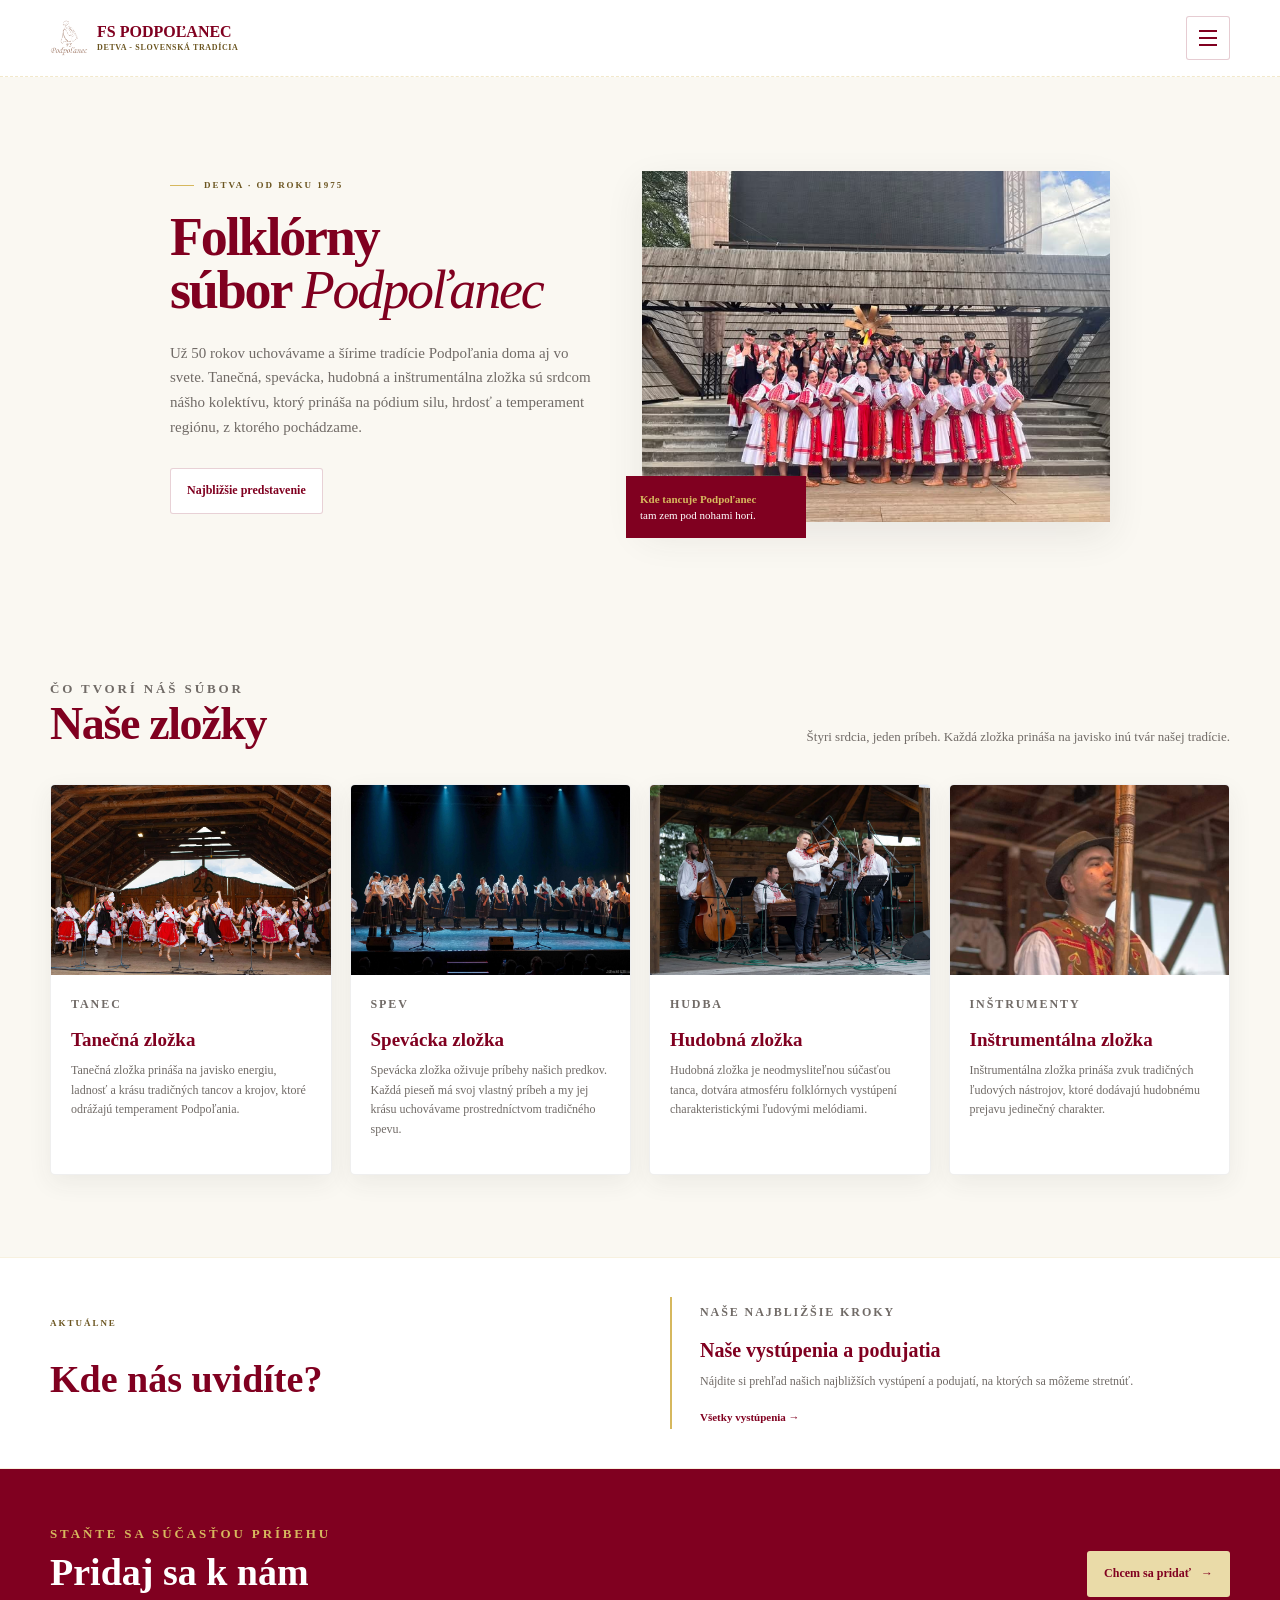
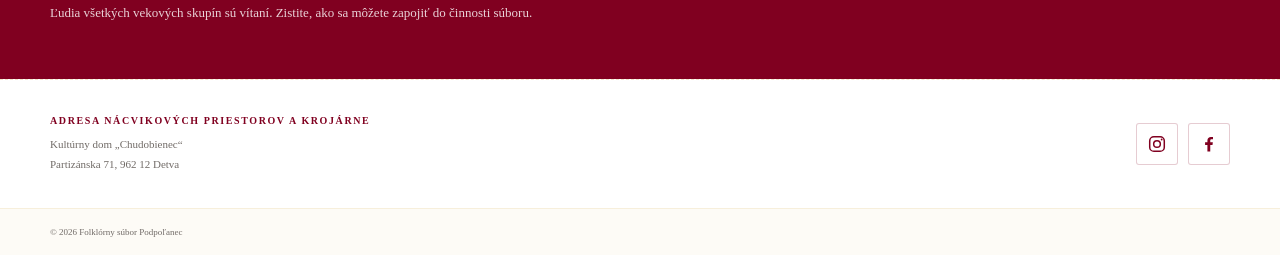
<file: index.html>
<!doctype html>
<html lang="sk">
  <head>
    <meta charset="utf-8">
    <meta name="viewport" content="width=device-width, initial-scale=1">
    <meta name="theme-color" content="#faf8f2">
    <title>Folklórny súbor Podpoľanec | Domov</title>
    <link rel="icon" type="image/png" href="assets/podpolanec_favicon_kruh.png">
    <link rel="stylesheet" href="styles.css">
    <script src="script.js" defer></script>
  </head>
  <body>
    <header class="site-header">
      <div class="header-inner">
        <a class="brand" href="index.html" aria-label="Folklórny súbor Podpoľanec, domov">
          <img class="brand-logo" src="assets/logo_podpolanec_nalepka.png" alt="" width="38" height="38">
          <span class="brand-copy"><span class="brand-name">FS PODPOĽANEC</span><span class="brand-tagline">DETVA - SLOVENSKÁ TRADÍCIA</span></span>
        </a>
        <button class="menu-toggle" type="button" aria-label="Otvoriť navigáciu" aria-expanded="false" aria-controls="primary-navigation"><span></span><span></span><span></span></button>
        <nav class="primary-navigation" id="primary-navigation" aria-label="Hlavná navigácia">
          <a class="nav-link is-current" href="index.html" aria-current="page">Domov</a>
          <a class="nav-link" href="nase-sluzby.html">Naše služby</a>
          <a class="nav-link" href="vystupenia.html">Vystúpenia</a>
          <a class="nav-link" href="galeria.html">Galéria</a>
          <a class="nav-link" href="kontakty.html">Kontakty</a>
          <a class="nav-link" href="pridaj-sa-k-nam.html">Pridaj sa k nám</a>
        </nav>
      </div>
    </header>

    <main>
      <section class="hero">
        <div class="hero-inner">
          <div class="hero-copy">
            <p class="hero-kicker"><span></span>Detva · od roku 1975</p>
            <h1><span>Folklórny</span><span>súbor <em>Podpoľanec</em></span></h1>
            <p class="hero-intro">Už 50 rokov uchovávame a šírime tradície Podpoľania doma aj vo svete. Tanečná, spevácka, hudobná a inštrumentálna zložka sú srdcom nášho kolektívu, ktorý prináša na pódium silu, hrdosť a temperament regiónu, z ktorého pochádzame.</p>
            <div class="hero-actions">
              <a class="button button-secondary" href="vystupenia.html">Najbližšie predstavenie</a>
            </div>
          </div>
          <div class="hero-media">
            <img src="assets/foto%20domov.jpg" alt="Členovia FS Podpoľanec v červených krojoch na spoločnej fotografii pred javiskom">
            <p class="hero-caption"><strong>Kde tancuje Podpoľanec</strong><br>tam zem pod nohami horí.</p>
          </div>
        </div>
      </section>

      <section class="section section-cream" aria-labelledby="ensembles-title">
        <div class="container">
          <div class="section-heading">
            <div><p class="section-kicker">Čo tvorí náš súbor</p><h2 id="ensembles-title">Naše zložky</h2></div>
            <p>Štyri srdcia, jeden príbeh. Každá zložka prináša na javisko inú tvár našej tradície.</p>
          </div>
          <div class="card-grid">
            <article class="card">
              <img class="card-image" src="assets/tanecna-zlozka.jpg" alt="Tanečníci súboru v červených krojoch počas skupinového tanca">
              <div class="card-body"><p class="card-kicker">Tanec</p><h3>Tanečná zložka</h3><p>Tanečná zložka prináša na javisko energiu, ladnosť a krásu tradičných tancov a krojov, ktoré odrážajú temperament Podpoľania.</p></div>
            </article>
            <article class="card">
              <img class="card-image" src="assets/spevacka%20zložka.jpg" alt="Speváčky FS Podpoľanec v krojoch počas vystúpenia na javisku">
              <div class="card-body"><p class="card-kicker">Spev</p><h3>Spevácka zložka</h3><p>Spevácka zložka oživuje príbehy našich predkov. Každá pieseň má svoj vlastný príbeh a my jej krásu uchovávame prostredníctvom tradičného spevu.</p></div>
            </article>
            <article class="card">
              <img class="card-image" src="assets/hudobna%20zložka.jpg" alt="Hudobníci súboru hrajú na husliach, kontrabase a ďalších nástrojoch počas vystúpenia">
              <div class="card-body"><p class="card-kicker">Hudba</p><h3>Hudobná zložka</h3><p>Hudobná zložka je neodmysliteľnou súčasťou tanca, dotvára atmosféru folklórnych vystúpení charakteristickými ľudovými melódiami.</p></div>
            </article>
            <article class="card">
              <img class="card-image" src="assets/inštrumentálna.jpg?v=1" alt="Hráč na fujare v tradičnom kroji počas vystúpenia">
              <div class="card-body"><p class="card-kicker">INŠTRUMENTY</p><h3>Inštrumentálna zložka</h3><p>Inštrumentálna zložka prináša zvuk tradičných ľudových nástrojov, ktoré dodávajú hudobnému prejavu jedinečný charakter.</p></div>
            </article>
          </div>
        </div>
      </section>

      <section class="news-strip">
        <div class="container news-inner">
          <div class="news-title"><p class="section-kicker">Aktuálne</p><h2>Kde nás uvidíte?</h2></div>
          <article class="news-feature"><p class="card-kicker">NAŠE NAJBLIŽŠIE KROKY</p><h3>Naše vystúpenia a podujatia</h3><p>Nájdite si prehľad našich najbližších vystúpení a podujatí, na ktorých sa môžeme stretnúť.</p><a class="card-link" href="vystupenia.html">Všetky vystúpenia →</a></article>
        </div>
      </section>

      <section class="join-banner">
        <div class="container join-inner">
          <div><p class="eyebrow">Staňte sa súčasťou príbehu</p><h2>Pridaj sa k nám</h2><p>Ľudia všetkých vekových skupín sú vítaní. Zistite, ako sa môžete zapojiť do činnosti súboru.</p></div>
          <a class="button" href="pridaj-sa-k-nam.html">Chcem sa pridať <span aria-hidden="true">→</span></a>
        </div>
      </section>
    </main>

    <footer class="site-footer">
      <div class="container footer-inner">
        <div class="footer-address">
          <h2 class="footer-heading">Adresa nácvikových priestorov a krojárne</h2>
          <address><span>Kultúrny dom „Chudobienec“</span><span>Partizánska 71, 962 12 Detva</span></address>
        </div>
        <div class="footer-socials" role="group" aria-label="Sociálne siete">
          <a class="footer-social-link" href="https://www.instagram.com/fspodpolanec/" target="_blank" rel="noopener noreferrer" aria-label="Instagram (otvorí sa na novej karte)">
            <svg viewBox="0 0 24 24" aria-hidden="true" focusable="false"><rect x="3.25" y="3.25" width="17.5" height="17.5" rx="5" fill="none" stroke="currentColor" stroke-width="1.8"></rect><circle cx="12" cy="12" r="4" fill="none" stroke="currentColor" stroke-width="1.8"></circle><circle cx="17.6" cy="6.6" r="1.1" fill="currentColor"></circle></svg>
          </a>
          <a class="footer-social-link" href="https://www.facebook.com/p/FS-Podpoľanec-100071217486162/?locale=sk_SK" target="_blank" rel="noopener noreferrer" aria-label="Facebook (otvorí sa na novej karte)">
            <svg viewBox="0 0 24 24" aria-hidden="true" focusable="false"><path fill="currentColor" d="M13.5 21v-7.9h2.7l.4-3.1h-3.1V8c0-.9.3-1.6 1.6-1.6h1.7V3.6c-.3 0-1.3-.1-2.5-.1-2.5 0-4.2 1.5-4.2 4.3V10H7.3v3.1h2.8V21h3.4z"></path></svg>
          </a>
        </div>
      </div>
      <div class="footer-bottom"><div class="container footer-bottom-inner"><span>© 2026 Folklórny súbor Podpoľanec</span></div></div>
    </footer>
  </body>
</html>
</file>
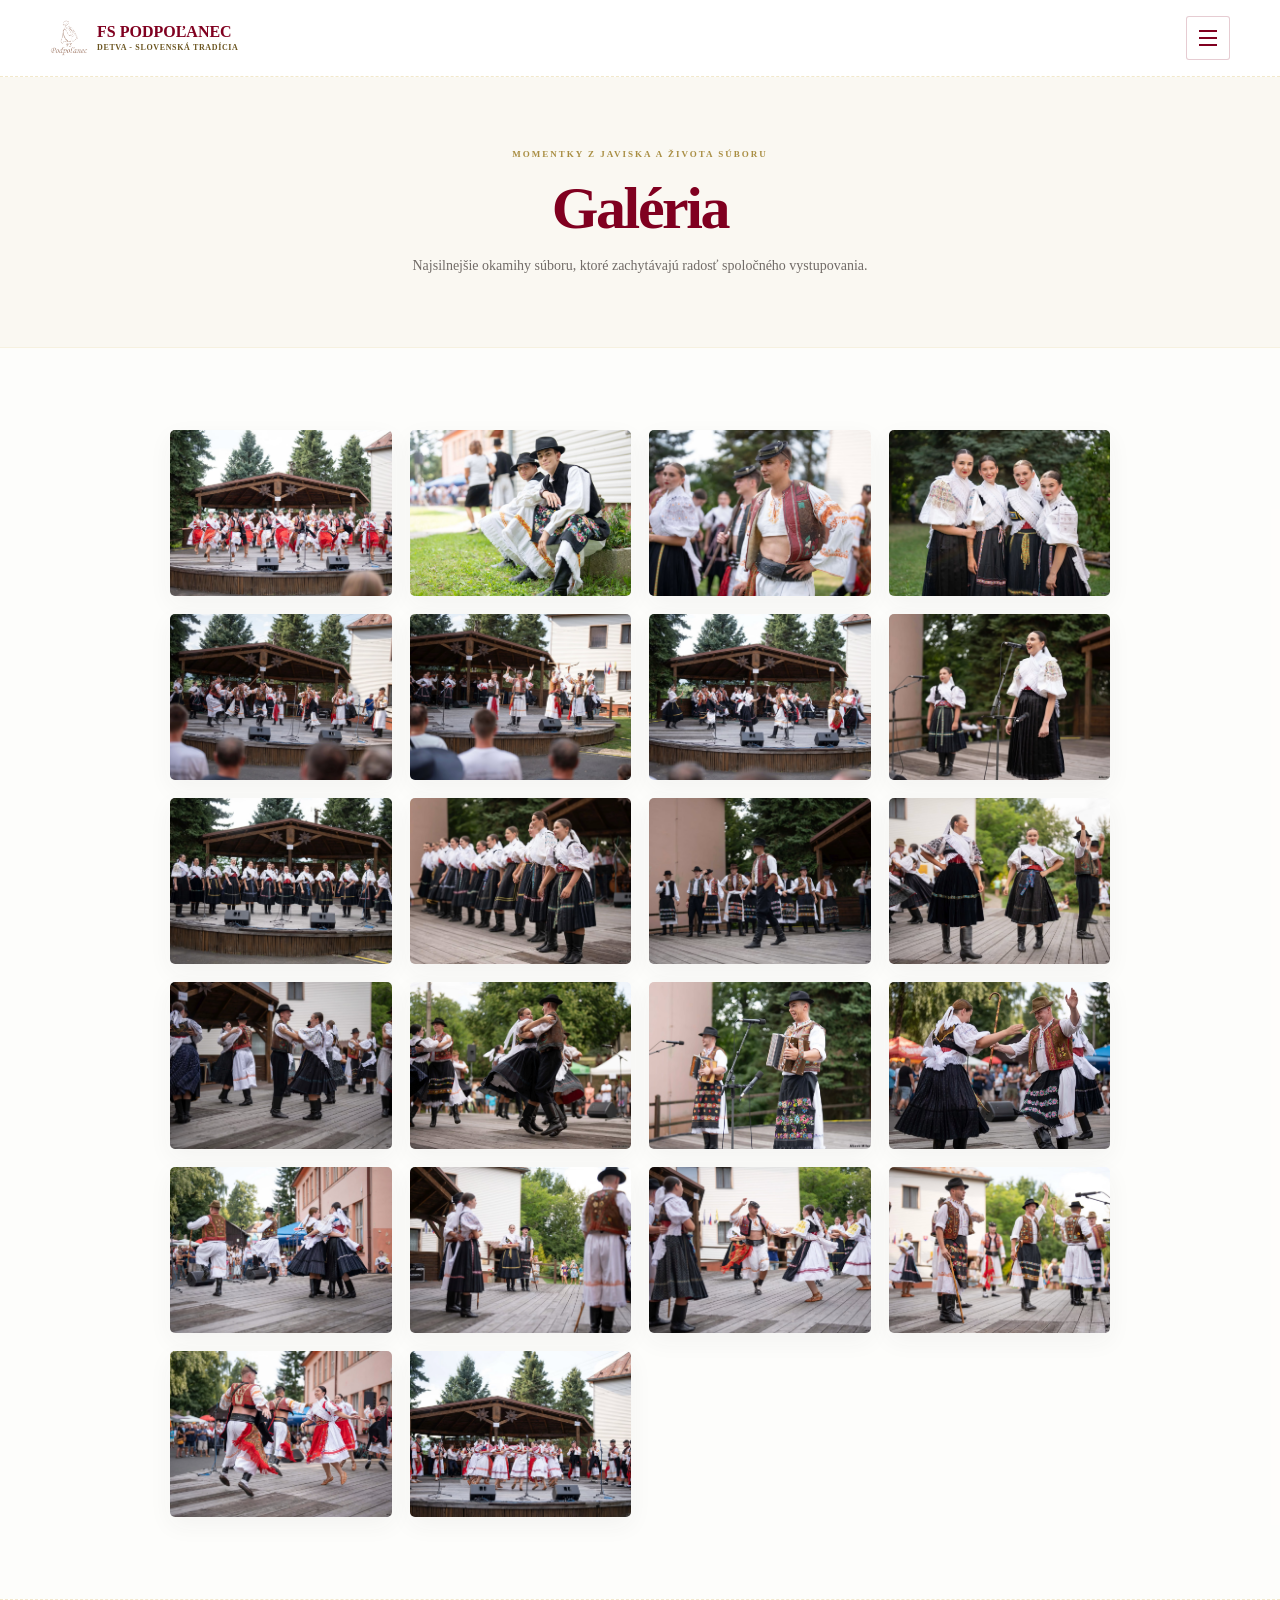
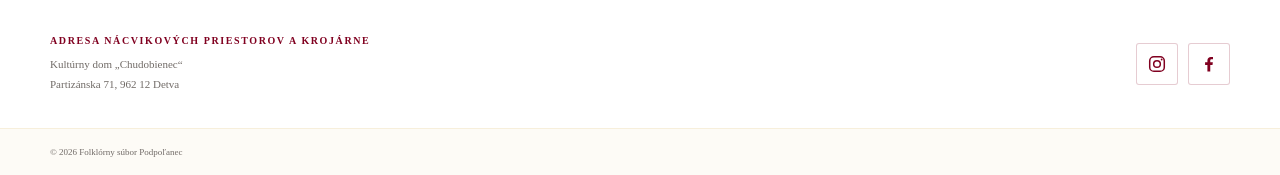
<file: galeria.html>
<!doctype html>
<html lang="sk">
  <head>
    <meta charset="utf-8"><meta name="viewport" content="width=device-width, initial-scale=1">
    <title>Galéria | FS Podpoľanec</title><link rel="icon" type="image/png" href="assets/podpolanec_favicon_kruh.png">
    <link rel="stylesheet" href="styles.css"><script src="script.js" defer></script>
  </head>
  <body>
    <header class="site-header">
      <div class="header-inner">
        <a class="brand" href="index.html" aria-label="Folklórny súbor Podpoľanec, domov">
          <img class="brand-logo" src="assets/logo_podpolanec_nalepka.png?v=6" alt="" width="38" height="38" style="display:block;width:38px!important;height:38px!important;max-width:38px!important;max-height:38px!important;object-fit:contain;border:0;border-radius:0;">
          <span class="brand-copy"><span class="brand-name">FS PODPOĽANEC</span><span class="brand-tagline">DETVA - SLOVENSKÁ TRADÍCIA</span></span>
        </a>
        <button class="menu-toggle" type="button" aria-label="Otvoriť navigáciu" aria-expanded="false" aria-controls="primary-navigation"><span></span><span></span><span></span></button>
        <nav class="primary-navigation" id="primary-navigation" aria-label="Hlavná navigácia">
          <a class="nav-link" href="index.html">Domov</a>
          <a class="nav-link" href="nase-sluzby.html">Naše služby</a>
          <a class="nav-link" href="vystupenia.html">Vystúpenia</a>
          <a class="nav-link is-current" href="galeria.html" aria-current="page">Galéria</a>
          <a class="nav-link" href="kontakty.html">Kontakty</a>
          <a class="nav-link" href="pridaj-sa-k-nam.html">Pridaj sa k nám</a>
        </nav>
      </div>
    </header>
    <main>
      <section class="page-hero"><div class="narrow-container page-hero-inner" style="grid-template-columns:1fr;text-align:center"><div><p class="page-kicker">Momentky z javiska a života súboru</p><h1 class="page-title" style="font-size:60px">Galéria</h1><p class="page-intro" style="margin:16px auto 0">Najsilnejšie okamihy súboru, ktoré zachytávajú radosť spoločného vystupovania.</p></div></div></section>
      <section class="section section-white"><div class="narrow-container">
        <div class="gallery-grid">
          <figure class="gallery-card"><button class="gallery-open" type="button" aria-label="Zväčšiť fotografiu: Tanečníci folklórneho súboru v krojoch počas spoločného vystúpenia na javisku"><img src="assets/1.jpg" alt="Tanečníci folklórneho súboru v krojoch počas spoločného vystúpenia na javisku"></button></figure>
          <figure class="gallery-card"><button class="gallery-open" type="button" aria-label="Zväčšiť fotografiu: Tanečník v čiernom klobúku oddychuje v kroji pred vystúpením"><img src="assets/2.jpg" alt="Tanečník v čiernom klobúku oddychuje v kroji pred vystúpením"></button></figure>
          <figure class="gallery-card"><button class="gallery-open" type="button" aria-label="Zväčšiť fotografiu: Portrét tanečníka v klobúku a vyšívanej košeli"><img src="assets/3.jpg" alt="Portrét tanečníka v klobúku a vyšívanej košeli"></button></figure>
          <figure class="gallery-card"><button class="gallery-open" type="button" aria-label="Zväčšiť fotografiu: Štyri tanečnice v bielych blúzkach a čiernych sukniach"><img src="assets/4.jpg" alt="Štyri tanečnice v bielych blúzkach a čiernych sukniach"></button></figure>
          <figure class="gallery-card"><button class="gallery-open" type="button" aria-label="Zväčšiť fotografiu: Tanečníci súboru vystupujú na vonkajšom javisku"><img src="assets/5.jpg" alt="Tanečníci súboru vystupujú na vonkajšom javisku"></button></figure>
          <figure class="gallery-card"><button class="gallery-open" type="button" aria-label="Zväčšiť fotografiu: Folklórny súbor tancuje na javisku pred divákmi"><img src="assets/6.jpg" alt="Folklórny súbor tancuje na javisku pred divákmi"></button></figure>
          <figure class="gallery-card"><button class="gallery-open" type="button" aria-label="Zväčšiť fotografiu: Tanečníci v krojoch predvádzajú ľudový tanec v pároch"><img src="assets/7.jpg" alt="Tanečníci v krojoch predvádzajú ľudový tanec v pároch"></button></figure>
          <figure class="gallery-card"><button class="gallery-open" type="button" aria-label="Zväčšiť fotografiu: Skupina tanečníc v čiernych sukniach vystupuje na javisku"><img src="assets/8.jpg" alt="Skupina tanečníc v čiernych sukniach vystupuje na javisku"></button></figure>
          <figure class="gallery-card"><button class="gallery-open" type="button" aria-label="Zväčšiť fotografiu: Speváčka v kroji spieva do mikrofónu na javisku"><img src="assets/9.jpg" alt="Speváčka v kroji spieva do mikrofónu na javisku"></button></figure>
          <figure class="gallery-card"><button class="gallery-open" type="button" aria-label="Zväčšiť fotografiu: Skupina tanečníc v krojoch vystupuje na osvetlenom javisku"><img src="assets/10.jpg" alt="Skupina tanečníc v krojoch vystupuje na osvetlenom javisku"></button></figure>
          <figure class="gallery-card"><button class="gallery-open" type="button" aria-label="Zväčšiť fotografiu: Tanečnice v čiernych sukniach a bielych blúzkach tancujú v rade"><img src="assets/11.jpg" alt="Tanečnice v čiernych sukniach a bielych blúzkach tancujú v rade"></button></figure>
          <figure class="gallery-card"><button class="gallery-open" type="button" aria-label="Zväčšiť fotografiu: Dve tanečnice v krojoch vystupujú na javisku"><img src="assets/12.jpg" alt="Dve tanečnice v krojoch vystupujú na javisku"></button></figure>
          <figure class="gallery-card"><button class="gallery-open" type="button" aria-label="Zväčšiť fotografiu: Tanečný pár v krojoch počas vystúpenia"><img src="assets/13.jpg" alt="Tanečný pár v krojoch počas vystúpenia"></button></figure>
          <figure class="gallery-card"><button class="gallery-open" type="button" aria-label="Zväčšiť fotografiu: Tanečník v klobúku vystupuje pred ďalšími členmi súboru"><img src="assets/14.jpg" alt="Tanečník v klobúku vystupuje pred ďalšími členmi súboru"></button></figure>
          <figure class="gallery-card"><button class="gallery-open" type="button" aria-label="Zväčšiť fotografiu: Folklórny súbor predvádza skupinový tanec na javisku"><img src="assets/15.jpg" alt="Folklórny súbor predvádza skupinový tanec na javisku"></button></figure>
          <figure class="gallery-card"><button class="gallery-open" type="button" aria-label="Zväčšiť fotografiu: Tanečnice v bielych a červených krojoch počas skupinového tanca"><img src="assets/16..jpg" alt="Tanečnice v bielych a červených krojoch počas skupinového tanca"></button></figure>
          <figure class="gallery-card"><button class="gallery-open" type="button" aria-label="Zväčšiť fotografiu: Tanečný pár v krojoch tancuje na vonkajšom javisku"><img src="assets/17.jpg" alt="Tanečný pár v krojoch tancuje na vonkajšom javisku"></button></figure>
          <figure class="gallery-card"><button class="gallery-open" type="button" aria-label="Zväčšiť fotografiu: Tanečný pár v krojoch s pastierskou palicou počas ľudového tanca"><img src="assets/18.jpg" alt="Tanečný pár v krojoch s pastierskou palicou počas ľudového tanca"></button></figure>
          <figure class="gallery-card"><button class="gallery-open" type="button" aria-label="Zväčšiť fotografiu: Tanečnice v krojoch stoja v rade na javisku"><img src="assets/19.jpg" alt="Tanečnice v krojoch stoja v rade na javisku"></button></figure>
          <figure class="gallery-card"><button class="gallery-open" type="button" aria-label="Zväčšiť fotografiu: Tanečníci v krojoch predvádzajú spoločný tanec v kruhu"><img src="assets/20.jpg" alt="Tanečníci v krojoch predvádzajú spoločný tanec v kruhu"></button></figure>
          <figure class="gallery-card"><button class="gallery-open" type="button" aria-label="Zväčšiť fotografiu: Tanečný pár v krojoch tancuje v popredí javiska"><img src="assets/21..jpg" alt="Tanečný pár v krojoch tancuje v popredí javiska"></button></figure>
          <figure class="gallery-card"><button class="gallery-open" type="button" aria-label="Zväčšiť fotografiu: Pohľad zozadu na tanečníkov v krojoch vystupujúcich na javisku"><img src="assets/22.jpg" alt="Pohľad zozadu na tanečníkov v krojoch vystupujúcich na javisku"></button></figure>
        </div>
        <dialog class="gallery-lightbox" data-gallery-lightbox aria-label="Zväčšená fotografia">
          <button class="gallery-lightbox-close" type="button" data-lightbox-close aria-label="Zavrieť fotografiu">×</button>
          <img data-lightbox-image alt="">
        </dialog>
      </div></section>
    </main>
    <footer class="site-footer">
      <div class="container footer-inner">
        <div class="footer-address">
          <h2 class="footer-heading">Adresa nácvikových priestorov a krojárne</h2>
          <address><span>Kultúrny dom „Chudobienec“</span><span>Partizánska 71, 962 12 Detva</span></address>
        </div>
        <div class="footer-socials" role="group" aria-label="Sociálne siete">
          <a class="footer-social-link" href="https://www.instagram.com/fspodpolanec/" target="_blank" rel="noopener noreferrer" aria-label="Instagram (otvorí sa na novej karte)">
            <svg viewBox="0 0 24 24" aria-hidden="true" focusable="false"><rect x="3.25" y="3.25" width="17.5" height="17.5" rx="5" fill="none" stroke="currentColor" stroke-width="1.8"></rect><circle cx="12" cy="12" r="4" fill="none" stroke="currentColor" stroke-width="1.8"></circle><circle cx="17.6" cy="6.6" r="1.1" fill="currentColor"></circle></svg>
          </a>
          <a class="footer-social-link" href="https://www.facebook.com/p/FS-Podpoľanec-100071217486162/?locale=sk_SK" target="_blank" rel="noopener noreferrer" aria-label="Facebook (otvorí sa na novej karte)">
            <svg viewBox="0 0 24 24" aria-hidden="true" focusable="false"><path fill="currentColor" d="M13.5 21v-7.9h2.7l.4-3.1h-3.1V8c0-.9.3-1.6 1.6-1.6h1.7V3.6c-.3 0-1.3-.1-2.5-.1-2.5 0-4.2 1.5-4.2 4.3V10H7.3v3.1h2.8V21h3.4z"></path></svg>
          </a>
        </div>
      </div>
      <div class="footer-bottom"><div class="container footer-bottom-inner"><span>© 2026 Folklórny súbor Podpoľanec</span></div></div>
    </footer>
  </body>
</html>
</file>
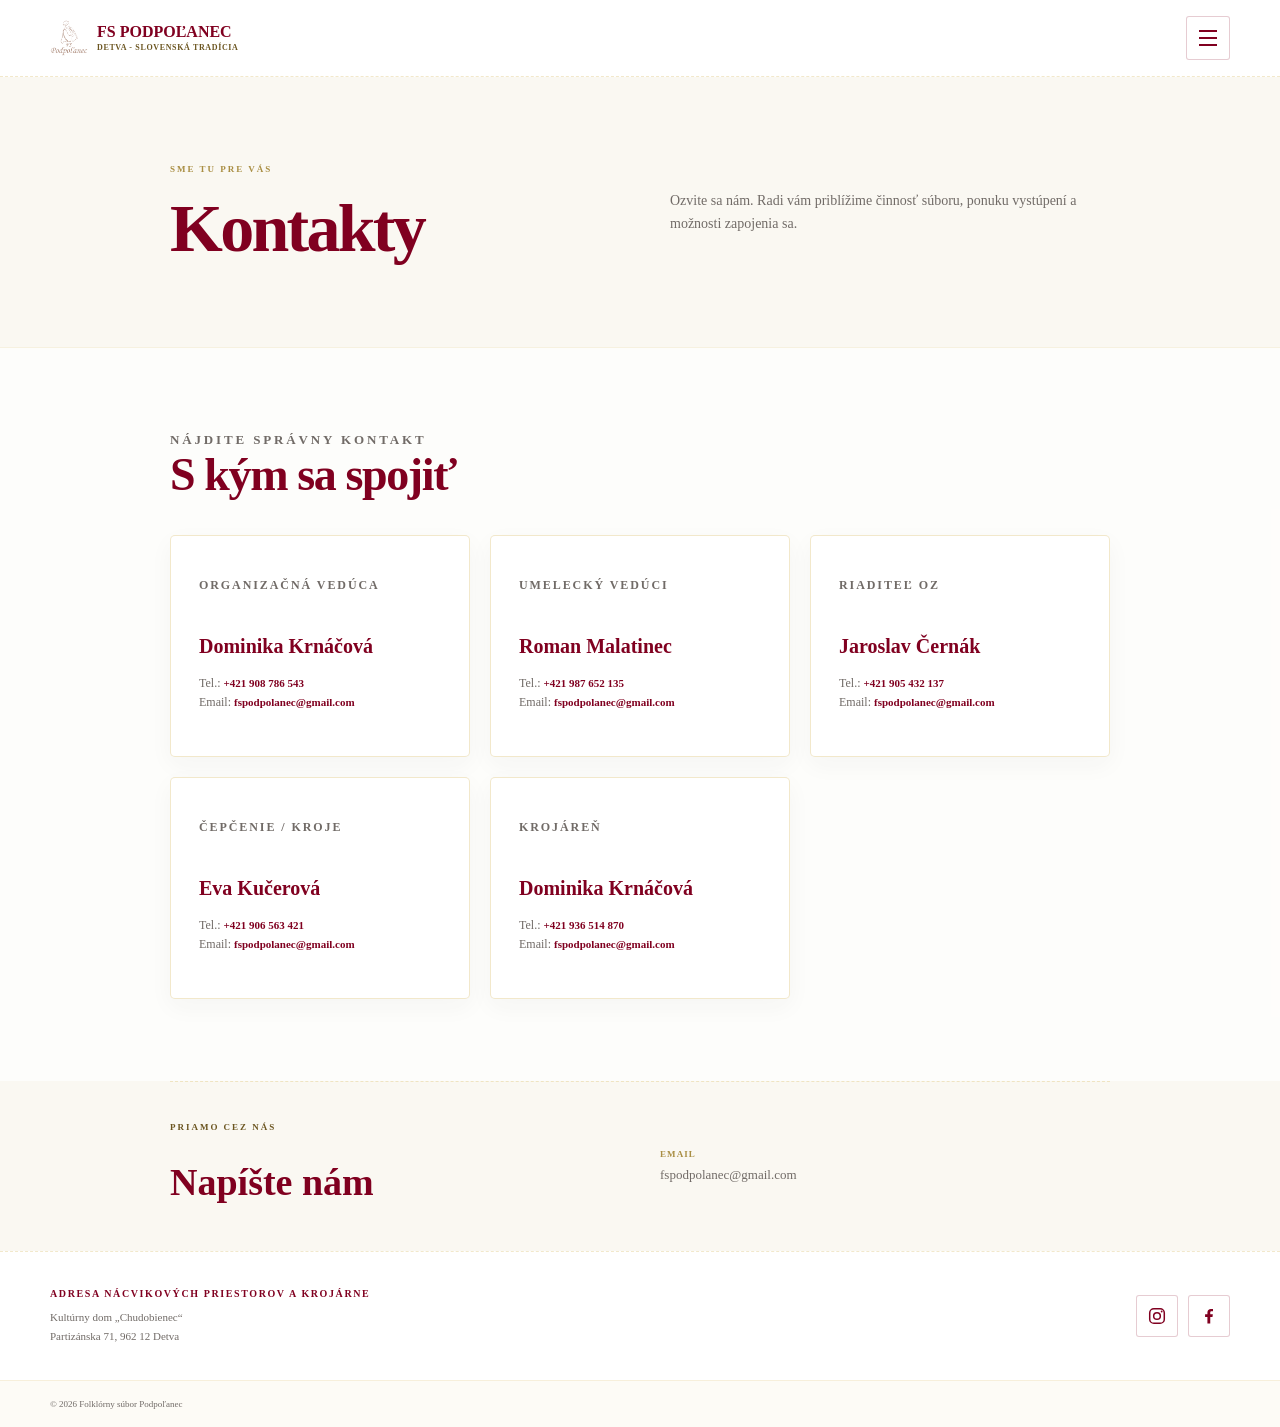
<file: kontakty.html>
<!doctype html>
<html lang="sk">
  <head>
    <meta charset="utf-8"><meta name="viewport" content="width=device-width, initial-scale=1">
    <title>Kontakty | FS Podpoľanec</title><link rel="icon" type="image/png" href="assets/podpolanec_favicon_kruh.png">
    <link rel="stylesheet" href="styles.css"><script src="script.js" defer></script>
  </head>
  <body>
    <header class="site-header">
      <div class="header-inner">
        <a class="brand" href="index.html" aria-label="Folklórny súbor Podpoľanec, domov">
          <img class="brand-logo" src="assets/logo_podpolanec_nalepka.png" alt="" width="38" height="38">
          <span class="brand-copy"><span class="brand-name">FS PODPOĽANEC</span><span class="brand-tagline">DETVA - SLOVENSKÁ TRADÍCIA</span></span>
        </a>
        <button class="menu-toggle" type="button" aria-label="Otvoriť navigáciu" aria-expanded="false" aria-controls="primary-navigation"><span></span><span></span><span></span></button>
        <nav class="primary-navigation" id="primary-navigation" aria-label="Hlavná navigácia">
          <a class="nav-link" href="index.html">Domov</a>
          <a class="nav-link" href="nase-sluzby.html">Naše služby</a>
          <a class="nav-link" href="vystupenia.html">Vystúpenia</a>
          <a class="nav-link" href="galeria.html">Galéria</a>
          <a class="nav-link is-current" href="kontakty.html" aria-current="page">Kontakty</a>
          <a class="nav-link" href="pridaj-sa-k-nam.html">Pridaj sa k nám</a>
        </nav>
      </div>
    </header>
    <main>
      <section class="page-hero"><div class="narrow-container page-hero-inner">
        <div><p class="page-kicker">Sme tu pre vás</p><h1 class="page-title">Kontakty</h1></div>
        <p class="page-intro">Ozvite sa nám. Radi vám priblížime činnosť súboru, ponuku vystúpení a možnosti zapojenia sa.</p>
      </div></section>
      <section class="section section-white"><div class="narrow-container">
        <div class="section-heading"><div><p class="section-kicker">Nájdite správny kontakt</p><h2>S kým sa spojiť</h2></div><p></p></div>
        <div class="contact-grid">
          <article class="contact-card"><p class="card-kicker">Organizačná vedúca</p><h2>Dominika Krnáčová</h2><p>Tel.: <a href="tel:+421908786543">+421 908 786 543</a><br>Email: <a href="mailto:fspodpolanec@gmail.com">fspodpolanec@gmail.com</a></p></article>
          <article class="contact-card"><p class="card-kicker">Umelecký vedúci</p><h2>Roman Malatinec</h2><p>Tel.: <a href="tel:+421987652135">+421 987 652 135</a><br>Email: <a href="mailto:fspodpolanec@gmail.com">fspodpolanec@gmail.com</a></p></article>
          <article class="contact-card"><p class="card-kicker">Riaditeľ OZ</p><h2>Jaroslav Černák</h2><p>Tel.: <a href="tel:+421905432137">+421 905 432 137</a><br>Email: <a href="mailto:fspodpolanec@gmail.com">fspodpolanec@gmail.com</a></p></article>
          <article class="contact-card"><p class="card-kicker">Čepčenie / Kroje</p><h2>Eva Kučerová</h2><p>Tel.: <a href="tel:+421906563421">+421 906 563 421</a><br>Email: <a href="mailto:fspodpolanec@gmail.com">fspodpolanec@gmail.com</a></p></article>
          <article class="contact-card"><p class="card-kicker">Krojáreň</p><h2>Dominika Krnáčová</h2><p>Tel.: <a href="tel:+421936514870">+421 936 514 870</a><br>Email: <a href="mailto:fspodpolanec@gmail.com">fspodpolanec@gmail.com</a></p></article>
        </div>
      </div></section>
      <section class="section-cream"><div class="narrow-container contact-banner">
        <div><p class="section-kicker">Priamo cez nás</p><h2>Napíšte nám</h2></div>
        <div class="contact-values"><div><strong>Email</strong><span><a href="mailto:fspodpolanec@gmail.com" style="color:inherit;text-decoration:none">fspodpolanec@gmail.com</a></span></div></div>
      </div></section>
    </main>
    <footer class="site-footer">
      <div class="container footer-inner">
        <div class="footer-address">
          <h2 class="footer-heading">Adresa nácvikových priestorov a krojárne</h2>
          <address><span>Kultúrny dom „Chudobienec“</span><span>Partizánska 71, 962 12 Detva</span></address>
        </div>
        <div class="footer-socials" role="group" aria-label="Sociálne siete">
          <a class="footer-social-link" href="https://www.instagram.com/fspodpolanec/" target="_blank" rel="noopener noreferrer" aria-label="Instagram (otvorí sa na novej karte)">
            <svg viewBox="0 0 24 24" aria-hidden="true" focusable="false"><rect x="3.25" y="3.25" width="17.5" height="17.5" rx="5" fill="none" stroke="currentColor" stroke-width="1.8"></rect><circle cx="12" cy="12" r="4" fill="none" stroke="currentColor" stroke-width="1.8"></circle><circle cx="17.6" cy="6.6" r="1.1" fill="currentColor"></circle></svg>
          </a>
          <a class="footer-social-link" href="https://www.facebook.com/p/FS-Podpoľanec-100071217486162/?locale=sk_SK" target="_blank" rel="noopener noreferrer" aria-label="Facebook (otvorí sa na novej karte)">
            <svg viewBox="0 0 24 24" aria-hidden="true" focusable="false"><path fill="currentColor" d="M13.5 21v-7.9h2.7l.4-3.1h-3.1V8c0-.9.3-1.6 1.6-1.6h1.7V3.6c-.3 0-1.3-.1-2.5-.1-2.5 0-4.2 1.5-4.2 4.3V10H7.3v3.1h2.8V21h3.4z"></path></svg>
          </a>
        </div>
      </div>
      <div class="footer-bottom"><div class="container footer-bottom-inner"><span>© 2026 Folklórny súbor Podpoľanec</span></div></div>
    </footer>
  </body>
</html>
</file>
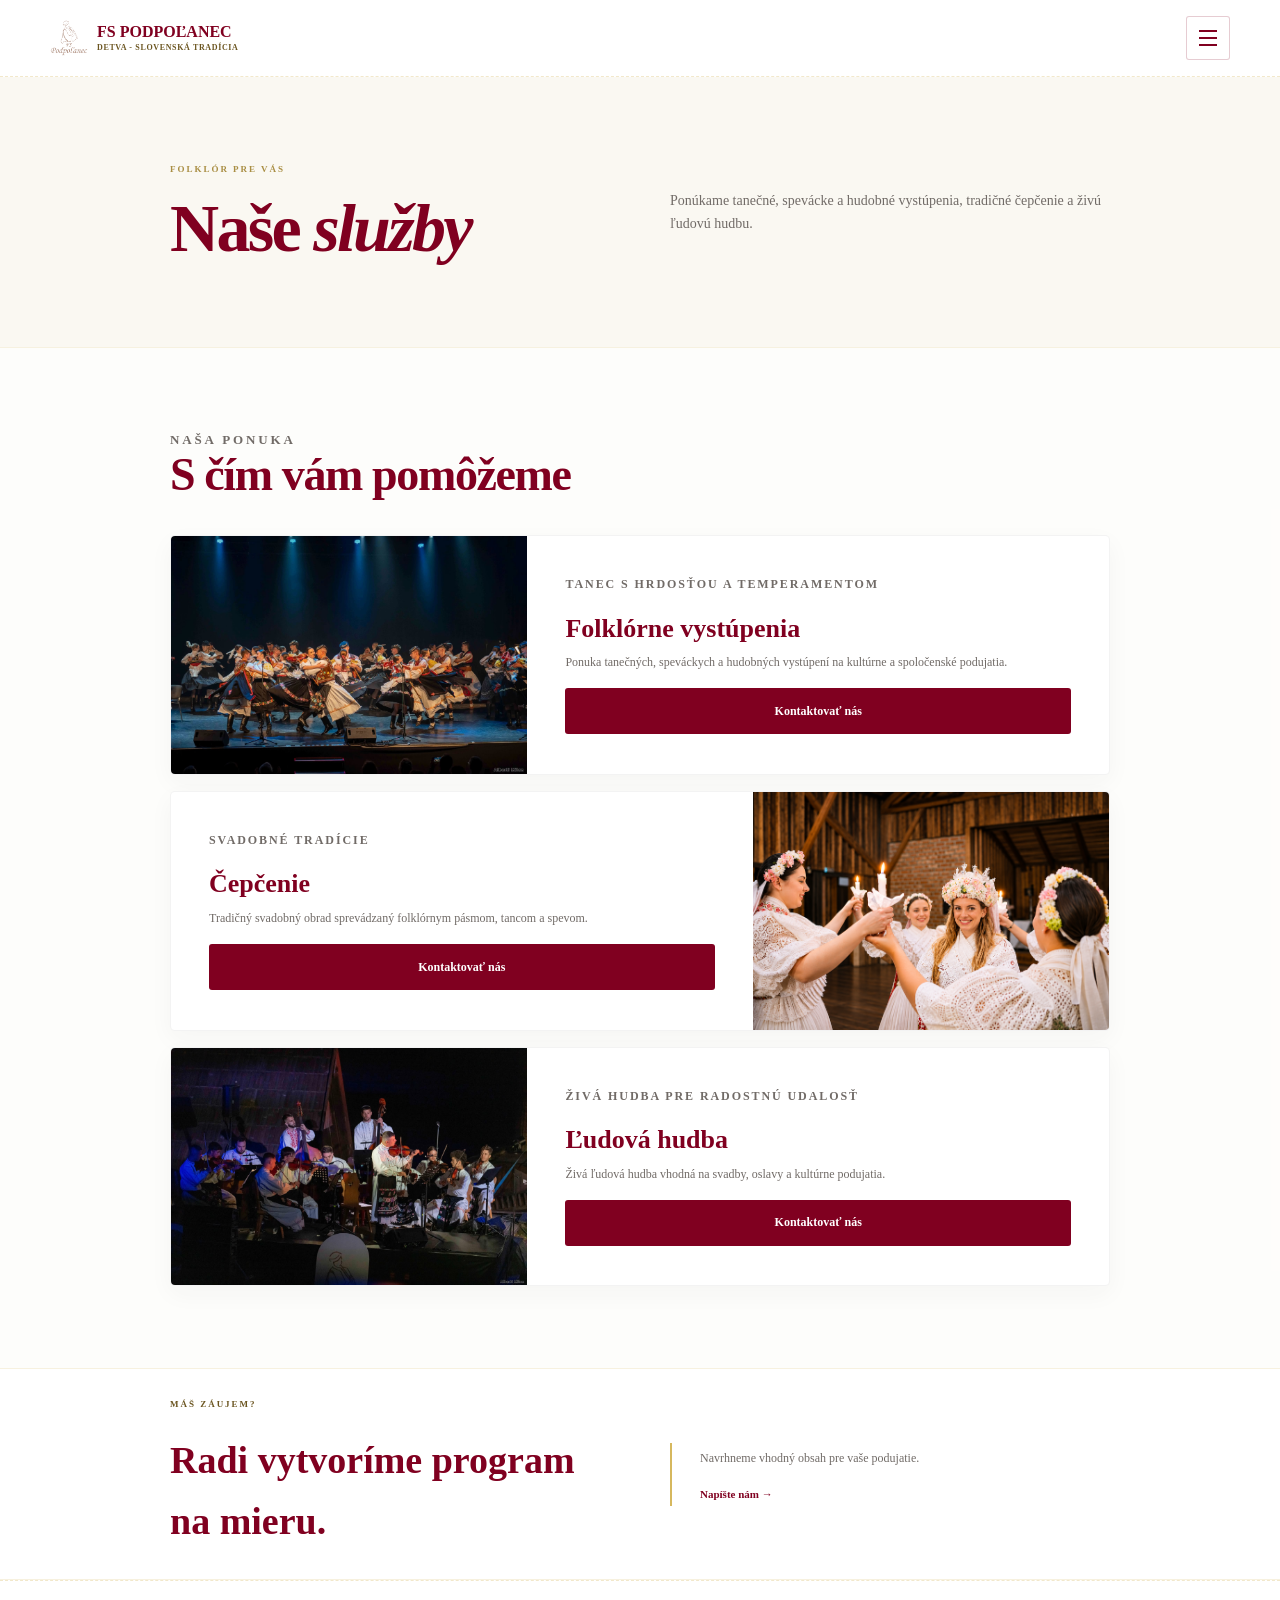
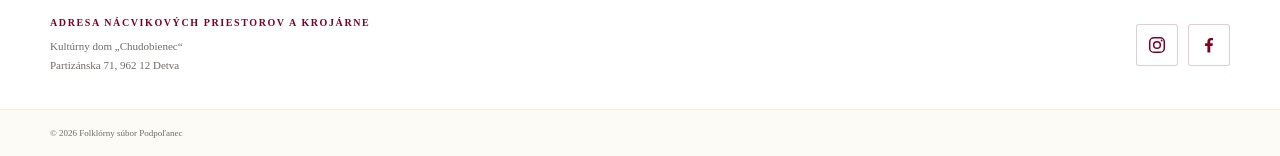
<file: nase-sluzby.html>
<!doctype html>
<html lang="sk">
  <head>
    <meta charset="utf-8"><meta name="viewport" content="width=device-width, initial-scale=1">
    <title>Naše služby | FS Podpoľanec</title><link rel="icon" type="image/png" href="assets/podpolanec_favicon_kruh.png">
    <link rel="stylesheet" href="styles.css"><script src="script.js" defer></script>
  </head>
  <body>
    <header class="site-header"><div class="header-inner">
      <a class="brand" href="index.html" aria-label="Folklórny súbor Podpoľanec, domov"><img class="brand-logo" src="assets/logo_podpolanec_nalepka.png?v=4" alt="" width="38" height="38"><span class="brand-copy"><span class="brand-name">FS PODPOĽANEC</span><span class="brand-tagline">DETVA - SLOVENSKÁ TRADÍCIA</span></span></a>
      <button class="menu-toggle" type="button" aria-label="Otvoriť navigáciu" aria-expanded="false" aria-controls="primary-navigation"><span></span><span></span><span></span></button>
      <nav class="primary-navigation" id="primary-navigation" aria-label="Hlavná navigácia"><a class="nav-link" href="index.html">Domov</a><a class="nav-link is-current" href="nase-sluzby.html" aria-current="page">Naše služby</a><a class="nav-link" href="vystupenia.html">Vystúpenia</a><a class="nav-link" href="galeria.html">Galéria</a><a class="nav-link" href="kontakty.html">Kontakty</a><a class="nav-link" href="pridaj-sa-k-nam.html">Pridaj sa k nám</a></nav>
    </div></header>
    <main>
      <section class="page-hero"><div class="narrow-container page-hero-inner">
        <div><p class="page-kicker">FOLKLÓR PRE VÁS</p><h1 class="page-title">Naše <em>služby</em></h1></div>
        <p class="page-intro">Ponúkame tanečné, spevácke a hudobné vystúpenia, tradičné čepčenie a živú ľudovú hudbu.</p>
      </div></section>
      <section class="section section-white"><div class="narrow-container">
        <div class="section-heading"><div><p class="section-kicker">Naša ponuka</p><h2>S čím vám pomôžeme</h2></div></div>
        <div class="service-list">
          <article class="service-row"><img class="service-image" src="assets/vystupenia.jpg" alt="Tanečníci folklórneho súboru vystupujú na osvetlenom javisku"><div class="service-copy"><p class="card-kicker">TANEC S HRDOSŤOU A TEMPERAMENTOM</p><h2>Folklórne vystúpenia</h2><p>Ponuka tanečných, speváckych a hudobných vystúpení na kultúrne a spoločenské podujatia.</p><a class="button button-primary" href="kontakty.html">Kontaktovať nás</a></div></article>
          <article class="service-row"><img class="service-image" src="assets/Tradi%C4%8Dn%C3%A9%20slovensk%C3%A9%20%C4%8Dep%C4%8Denie%20nevesty.png" alt="Folklórna scéna čepčenia nevesty so zapálenými sviecami"><div class="service-copy"><p class="card-kicker">Svadobné tradície</p><h2>Čepčenie</h2><p>Tradičný svadobný obrad sprevádzaný folklórnym pásmom, tancom a spevom.</p><a class="button button-primary" href="kontakty.html">Kontaktovať nás</a></div></article>
          <article class="service-row"><img class="service-image" src="assets/ludova%20hudba.jpg" alt="Ľudoví hudobníci hrajú na husliach a kontrabase počas vystúpenia"><div class="service-copy"><p class="card-kicker">Živá hudba pre radostnú udalosť</p><h2>Ľudová hudba</h2><p>Živá ľudová hudba vhodná na svadby, oslavy a kultúrne podujatia.</p><a class="button button-primary" href="kontakty.html">Kontaktovať nás</a></div></article>
        </div>
      </div></section>
      <section class="news-strip"><div class="narrow-container news-inner"><div class="news-title"><p class="section-kicker">Máš záujem?</p><h2>Radi vytvoríme program na mieru.</h2></div><article class="news-feature"><p>Navrhneme vhodný obsah pre vaše podujatie.</p><a class="card-link" href="kontakty.html">Napíšte nám →</a></article></div></section>
    </main>
    <footer class="site-footer">
      <div class="container footer-inner">
        <div class="footer-address">
          <h2 class="footer-heading">Adresa nácvikových priestorov a krojárne</h2>
          <address><span>Kultúrny dom „Chudobienec“</span><span>Partizánska 71, 962 12 Detva</span></address>
        </div>
        <div class="footer-socials" role="group" aria-label="Sociálne siete">
          <a class="footer-social-link" href="https://www.instagram.com/fspodpolanec/" target="_blank" rel="noopener noreferrer" aria-label="Instagram (otvorí sa na novej karte)">
            <svg viewBox="0 0 24 24" aria-hidden="true" focusable="false"><rect x="3.25" y="3.25" width="17.5" height="17.5" rx="5" fill="none" stroke="currentColor" stroke-width="1.8"></rect><circle cx="12" cy="12" r="4" fill="none" stroke="currentColor" stroke-width="1.8"></circle><circle cx="17.6" cy="6.6" r="1.1" fill="currentColor"></circle></svg>
          </a>
          <a class="footer-social-link" href="https://www.facebook.com/p/FS-Podpoľanec-100071217486162/?locale=sk_SK" target="_blank" rel="noopener noreferrer" aria-label="Facebook (otvorí sa na novej karte)">
            <svg viewBox="0 0 24 24" aria-hidden="true" focusable="false"><path fill="currentColor" d="M13.5 21v-7.9h2.7l.4-3.1h-3.1V8c0-.9.3-1.6 1.6-1.6h1.7V3.6c-.3 0-1.3-.1-2.5-.1-2.5 0-4.2 1.5-4.2 4.3V10H7.3v3.1h2.8V21h3.4z"></path></svg>
          </a>
        </div>
      </div>
      <div class="footer-bottom"><div class="container footer-bottom-inner"><span>© 2026 Folklórny súbor Podpoľanec</span></div></div>
    </footer>
  </body>
</html>
</file>
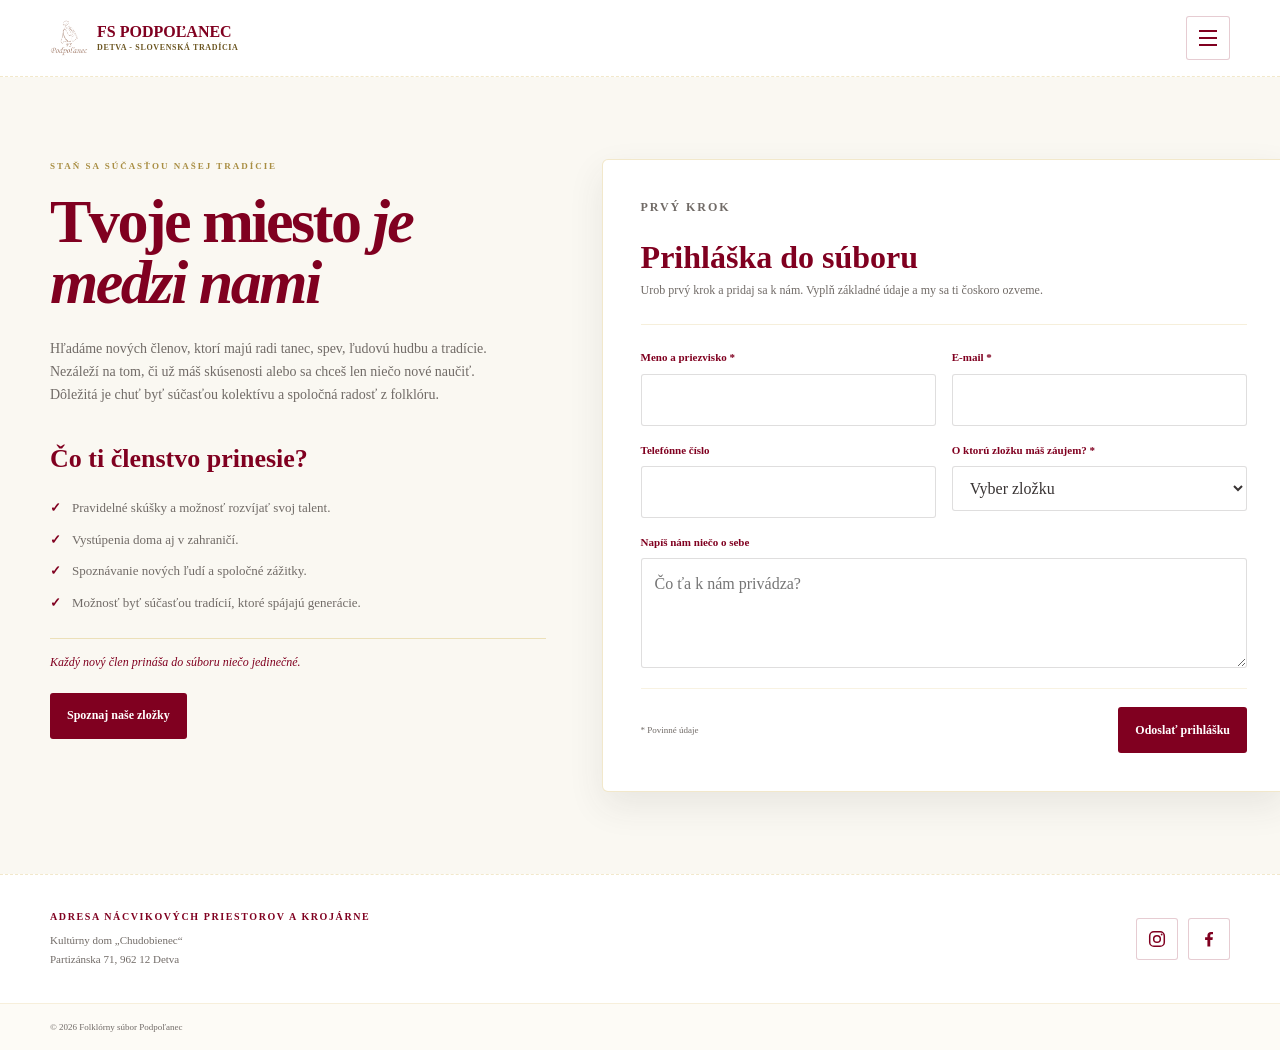
<file: pridaj-sa-k-nam.html>
<!doctype html>
<html lang="sk">
  <head>
    <meta charset="utf-8"><meta name="viewport" content="width=device-width, initial-scale=1">
    <title>Pridaj sa k nám | FS Podpoľanec</title><link rel="icon" type="image/png" href="assets/podpolanec_favicon_kruh.png">
    <link rel="stylesheet" href="styles.css"><script src="script.js" defer></script>
  </head>
  <body>
    <header class="site-header"><div class="header-inner">
      <a class="brand" href="index.html" aria-label="Folklórny súbor Podpoľanec, domov"><img class="brand-logo" src="assets/logo_podpolanec_nalepka.png?v=4" alt="" width="38" height="38"><span class="brand-copy"><span class="brand-name">FS PODPOĽANEC</span><span class="brand-tagline">DETVA - SLOVENSKÁ TRADÍCIA</span></span></a>
      <button class="menu-toggle" type="button" aria-label="Otvoriť navigáciu" aria-expanded="false" aria-controls="primary-navigation"><span></span><span></span><span></span></button>
      <nav class="primary-navigation" id="primary-navigation" aria-label="Hlavná navigácia"><a class="nav-link" href="index.html">Domov</a><a class="nav-link" href="nase-sluzby.html">Naše služby</a><a class="nav-link" href="vystupenia.html">Vystúpenia</a><a class="nav-link" href="galeria.html">Galéria</a><a class="nav-link" href="kontakty.html">Kontakty</a><a class="nav-link is-current" href="pridaj-sa-k-nam.html" aria-current="page">Pridaj sa k nám</a></nav>
    </div></header>
    <main>
      <section class="section section-cream"><div class="container join-page-grid">
        <div class="join-copy"><p class="page-kicker">STAŇ SA SÚČASŤOU NAŠEJ TRADÍCIE</p><h1 class="page-title">Tvoje miesto <em>je medzi nami</em></h1><p class="page-intro">Hľadáme nových členov, ktorí majú radi tanec, spev, ľudovú hudbu a tradície. Nezáleží na tom, či už máš skúsenosti alebo sa chceš len niečo nové naučiť. Dôležitá je chuť byť súčasťou kolektívu a spoločná radosť z folklóru.</p>
          <h2 class="join-subtitle">Čo ti členstvo prinesie?</h2>
          <ul class="join-benefits"><li>Pravidelné skúšky a možnosť rozvíjať svoj talent.</li><li>Vystúpenia doma aj v zahraničí.</li><li>Spoznávanie nových ľudí a spoločné zážitky.</li><li>Možnosť byť súčasťou tradícií, ktoré spájajú generácie.</li></ul>
          <p class="join-motivational">Každý nový člen prináša do súboru niečo jedinečné.</p>
          <a class="button button-primary" href="index.html#ensembles-title">Spoznaj naše zložky</a>
        </div>
        <div class="join-form-column">
          <form class="form-card" data-join-form action="https://api.web3forms.com/submit" method="POST">
            <p class="card-kicker">Prvý krok</p><h2>Prihláška do súboru</h2><p>Urob prvý krok a pridaj sa k nám. Vyplň základné údaje a my sa ti čoskoro ozveme.</p>
            <input type="hidden" name="access_key" value="5db3f1d4-3c70-4cfe-998d-a22deace3446">
            <input type="hidden" name="subject" value="Prihláška do Folklórneho súboru Podpoľanec">
            <div class="form-grid">
              <div class="field"><label for="name">Meno a priezvisko *</label><input id="name" name="name" type="text" required></div>
              <div class="field"><label for="email">E-mail *</label><input id="email" name="email" type="email" required></div>
              <div class="field"><label for="phone">Telefónne číslo</label><input id="phone" name="phone" type="tel"></div>
              <div class="field"><label for="interest">O ktorú zložku máš záujem? *</label><select id="interest" name="interest" required><option value="">Vyber zložku</option><option>Tanečná zložka</option><option>Spevácka zložka</option><option>Hudobná zložka</option><option>Inštrumentálna zložka</option></select></div>
              <div class="field field-full"><label for="message">Napíš nám niečo o sebe</label><textarea id="message" name="message" placeholder="Čo ťa k nám privádza?"></textarea></div>
              <div class="form-actions"><small>* Povinné údaje</small><button class="button button-primary" type="submit">Odoslať prihlášku</button></div>
            </div>
          </form>
          <p class="form-status" data-form-status role="status" aria-live="polite" aria-atomic="true"></p>
        </div>
      </div></section>
    </main>
    <footer class="site-footer">
      <div class="container footer-inner">
        <div class="footer-address">
          <h2 class="footer-heading">Adresa nácvikových priestorov a krojárne</h2>
          <address><span>Kultúrny dom „Chudobienec“</span><span>Partizánska 71, 962 12 Detva</span></address>
        </div>
        <div class="footer-socials" role="group" aria-label="Sociálne siete">
          <a class="footer-social-link" href="https://www.instagram.com/fspodpolanec/" target="_blank" rel="noopener noreferrer" aria-label="Instagram (otvorí sa na novej karte)">
            <svg viewBox="0 0 24 24" aria-hidden="true" focusable="false"><rect x="3.25" y="3.25" width="17.5" height="17.5" rx="5" fill="none" stroke="currentColor" stroke-width="1.8"></rect><circle cx="12" cy="12" r="4" fill="none" stroke="currentColor" stroke-width="1.8"></circle><circle cx="17.6" cy="6.6" r="1.1" fill="currentColor"></circle></svg>
          </a>
          <a class="footer-social-link" href="https://www.facebook.com/p/FS-Podpoľanec-100071217486162/?locale=sk_SK" target="_blank" rel="noopener noreferrer" aria-label="Facebook (otvorí sa na novej karte)">
            <svg viewBox="0 0 24 24" aria-hidden="true" focusable="false"><path fill="currentColor" d="M13.5 21v-7.9h2.7l.4-3.1h-3.1V8c0-.9.3-1.6 1.6-1.6h1.7V3.6c-.3 0-1.3-.1-2.5-.1-2.5 0-4.2 1.5-4.2 4.3V10H7.3v3.1h2.8V21h3.4z"></path></svg>
          </a>
        </div>
      </div>
      <div class="footer-bottom"><div class="container footer-bottom-inner"><span>© 2026 Folklórny súbor Podpoľanec</span></div></div>
    </footer>
  </body>
</html>
</file>
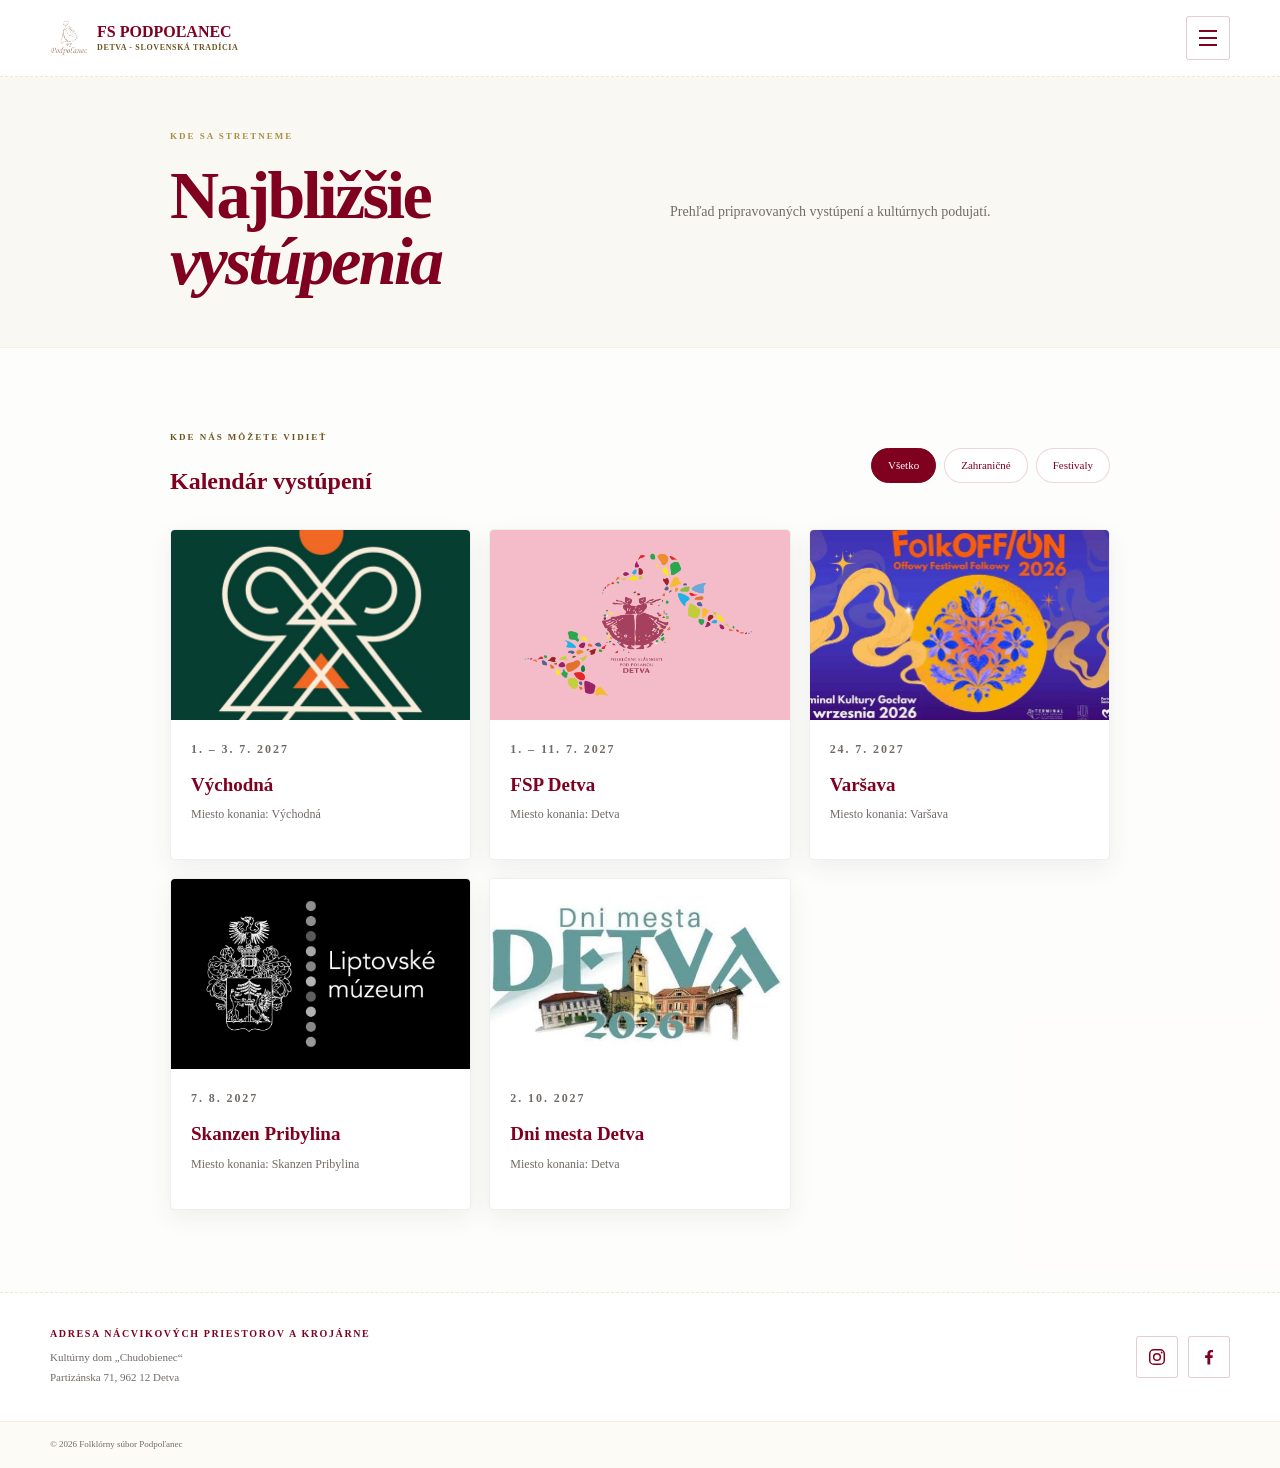
<file: vystupenia.html>
<!doctype html>
<html lang="sk">
  <head>
    <meta charset="utf-8"><meta name="viewport" content="width=device-width, initial-scale=1">
    <title>Vystúpenia | FS Podpoľanec</title><link rel="icon" type="image/png" href="assets/podpolanec_favicon_kruh.png">
    <link rel="stylesheet" href="styles.css"><script src="script.js" defer></script>
  </head>
  <body>
    <header class="site-header">
      <div class="header-inner">
        <a class="brand" href="index.html" aria-label="Folklórny súbor Podpoľanec, domov">
          <img class="brand-logo" src="assets/logo_podpolanec_nalepka.png?v=6" alt="" width="38" height="38" style="display:block;width:38px!important;height:38px!important;max-width:38px!important;max-height:38px!important;object-fit:contain;border:0;border-radius:0;">
          <span class="brand-copy"><span class="brand-name">FS PODPOĽANEC</span><span class="brand-tagline">DETVA - SLOVENSKÁ TRADÍCIA</span></span>
        </a>
        <button class="menu-toggle" type="button" aria-label="Otvoriť navigáciu" aria-expanded="false" aria-controls="primary-navigation"><span></span><span></span><span></span></button>
        <nav class="primary-navigation" id="primary-navigation" aria-label="Hlavná navigácia">
          <a class="nav-link" href="index.html">Domov</a>
          <a class="nav-link" href="nase-sluzby.html">Naše služby</a>
          <a class="nav-link is-current" href="vystupenia.html" aria-current="page">Vystúpenia</a>
          <a class="nav-link" href="galeria.html">Galéria</a>
          <a class="nav-link" href="kontakty.html">Kontakty</a>
          <a class="nav-link" href="pridaj-sa-k-nam.html">Pridaj sa k nám</a>
        </nav>
      </div>
    </header>
    <main>
      <section class="page-hero"><div class="narrow-container page-hero-inner">
        <div><p class="page-kicker">KDE SA STRETNEME</p><h1 class="page-title">Najbližšie <em>vystúpenia</em></h1></div>
        <p class="page-intro">Prehľad pripravovaných vystúpení a kultúrnych podujatí.</p>
      </div></section>
      <section class="section section-white"><div class="narrow-container">
        <div class="filter-row"><div><p class="section-kicker">Kde nás môžete vidieť</p><h2 style="margin:0;color:var(--burgundy)">Kalendár vystúpení</h2></div><div class="filter-pills"><button class="filter-pill is-active" type="button" data-filter="vsetko">Všetko</button><button class="filter-pill" type="button" data-filter="zahranicne">Zahraničné</button><button class="filter-pill" type="button" data-filter="festival">Festivaly</button></div></div>
        <div class="performance-grid">
          <article class="card" data-category="festival"><img class="card-image" src="assets/vychodna.jpg" alt="Logo folklórneho festivalu Východná"><div class="card-body"><p class="card-meta">1. – 3. 7. 2027</p><h3>Východná</h3><p>Miesto konania: Východná</p></div></article>
          <article class="card" data-category="festival"><img class="card-image" src="assets/fsp%20detva.png" alt="Logo Folklórnych slávností pod Poľanou v Detve s tanečníkmi v krojoch"><div class="card-body"><p class="card-meta">1. – 11. 7. 2027</p><h3>FSP Detva</h3><p>Miesto konania: Detva</p></div></article>
          <article class="card" data-category="zahranicne"><img class="card-image" src="assets/var%C5%A1ava.jpg" alt="Plagát poľského festivalu FolkOFF/ON 2026 s ľudovým ornamentom"><div class="card-body"><p class="card-meta">24. 7. 2027</p><h3>Varšava</h3><p>Miesto konania: Varšava</p></div></article>
          <article class="card" data-category="nase"><img class="card-image" src="assets/skanzen%20pribylina.jpg" alt="Logo Liptovského múzea s vyobrazeným erbom"><div class="card-body"><p class="card-meta">7. 8. 2027</p><h3>Skanzen Pribylina</h3><p>Miesto konania: Skanzen Pribylina</p></div></article>
          <article class="card" data-category="nase"><img class="card-image" src="assets/dni%20mesta%20detva.jpg" alt="Logo podujatia Dni mesta Detva 2026 s vyobrazením historických budov"><div class="card-body"><p class="card-meta">2. 10. 2027</p><h3>Dni mesta Detva</h3><p>Miesto konania: Detva</p></div></article>
        </div>
      </div></section>
    </main>
    <footer class="site-footer">
      <div class="container footer-inner">
        <div class="footer-address">
          <h2 class="footer-heading">Adresa nácvikových priestorov a krojárne</h2>
          <address><span>Kultúrny dom „Chudobienec“</span><span>Partizánska 71, 962 12 Detva</span></address>
        </div>
        <div class="footer-socials" role="group" aria-label="Sociálne siete">
          <a class="footer-social-link" href="https://www.instagram.com/fspodpolanec/" target="_blank" rel="noopener noreferrer" aria-label="Instagram (otvorí sa na novej karte)">
            <svg viewBox="0 0 24 24" aria-hidden="true" focusable="false"><rect x="3.25" y="3.25" width="17.5" height="17.5" rx="5" fill="none" stroke="currentColor" stroke-width="1.8"></rect><circle cx="12" cy="12" r="4" fill="none" stroke="currentColor" stroke-width="1.8"></circle><circle cx="17.6" cy="6.6" r="1.1" fill="currentColor"></circle></svg>
          </a>
          <a class="footer-social-link" href="https://www.facebook.com/p/FS-Podpoľanec-100071217486162/?locale=sk_SK" target="_blank" rel="noopener noreferrer" aria-label="Facebook (otvorí sa na novej karte)">
            <svg viewBox="0 0 24 24" aria-hidden="true" focusable="false"><path fill="currentColor" d="M13.5 21v-7.9h2.7l.4-3.1h-3.1V8c0-.9.3-1.6 1.6-1.6h1.7V3.6c-.3 0-1.3-.1-2.5-.1-2.5 0-4.2 1.5-4.2 4.3V10H7.3v3.1h2.8V21h3.4z"></path></svg>
          </a>
        </div>
      </div>
      <div class="footer-bottom"><div class="container footer-bottom-inner"><span>© 2026 Folklórny súbor Podpoľanec</span></div></div>
    </footer>
  </body>
</html>
</file>
<file: styles.css>
:root {
  color-scheme: light;
  --burgundy: #800020;
  --burgundy-dark: #680019;
  --cream: #faf8f2;
  --cream-dark: #f2eadb;
  --gold: #d6b85e;
  --gold-light: #eadba8;
  --white: #fff;
  --text: #383333;
  --muted: #716b67;
  --line: rgba(214, 184, 94, 0.32);
  --shadow: 0 14px 36px rgba(56, 51, 51, 0.09);
  --content: 1180px;
}

* {
  box-sizing: border-box;
}

html {
  scroll-behavior: smooth;
}

body {
  min-width: 320px;
  margin: 0;
  color: var(--text);
  background: var(--cream);
  font-family: Georgia, "Times New Roman", serif;
  line-height: 1.6;
}

img {
  max-width: 100%;
}

a {
  color: inherit;
}

button,
input,
select,
textarea {
  font: inherit;
}

.site-header {
  position: relative;
  z-index: 20;
  border-bottom: 1px dashed var(--line);
  background: var(--white);
}

.header-inner {
  position: relative;
  display: flex;
  width: min(calc(100% - 48px), var(--content));
  min-height: 76px;
  align-items: center;
  justify-content: space-between;
  gap: 24px;
  margin-inline: auto;
}

.brand {
  display: inline-flex;
  flex: 0 0 auto;
  align-items: center;
  gap: 9px;
  color: var(--burgundy);
  text-decoration: none;
}

.site-header .brand-logo {
  display: block !important;
  width: 38px !important;
  max-width: 38px !important;
  height: 38px !important;
  max-height: 38px !important;
  flex: 0 0 38px !important;
  border: 0;
  border-radius: 0;
  background: transparent;
  object-fit: contain;
}


.brand-copy {
  display: flex;
  flex-direction: column;
  gap: 2px;
}

.brand-name {
  font-size: 16px;
  font-weight: 700;
  line-height: 1.1;
}

.brand-tagline {
  color: #6b5520;
  font-size: 8px;
  font-weight: 700;
  letter-spacing: 0.08em;
  line-height: 1.2;
}

.primary-navigation {
  position: absolute;
  top: 100%;
  right: 0;
  display: none;
  width: min(320px, calc(100vw - 32px));
  align-items: stretch;
  flex-direction: column;
  gap: 0;
  padding: 8px 16px 16px;
  border: 1px solid var(--line);
  background: var(--white);
  box-shadow: 0 12px 18px rgba(56, 51, 51, 0.08);
}

.primary-navigation.is-open {
  display: flex;
}

.nav-link {
  position: relative;
  display: inline-flex;
  min-height: 46px;
  align-items: center;
  border-bottom: 1px solid rgba(214, 184, 94, 0.18);
  color: var(--muted);
  font-size: 14px;
  text-decoration: none;
  white-space: nowrap;
}

.nav-link::after {
  position: absolute;
  right: auto;
  bottom: 5px;
  left: 0;
  width: 32px;
  height: 2px;
  background: var(--burgundy);
  content: "";
  transform: scaleX(0);
  transition: transform 160ms ease;
}

.nav-link:hover,
.nav-link:focus-visible,
.nav-link.is-current {
  color: var(--burgundy);
}

.nav-link:hover::after,
.nav-link:focus-visible::after,
.nav-link.is-current::after {
  transform: scaleX(1);
}

.menu-toggle {
  display: flex;
  width: 44px;
  height: 44px;
  flex-direction: column;
  align-items: center;
  justify-content: center;
  gap: 5px;
  border: 1px solid rgba(128, 0, 32, 0.2);
  border-radius: 3px;
  background: var(--white);
  cursor: pointer;
}

.menu-toggle span {
  width: 18px;
  height: 2px;
  background: var(--burgundy);
}

:focus-visible {
  outline: 3px solid var(--burgundy);
  outline-offset: 3px;
}

.container {
  width: min(calc(100% - 48px), var(--content));
  margin-inline: auto;
}

.narrow-container {
  width: min(calc(100% - 48px), 940px);
  margin-inline: auto;
}

.hero {
  background: var(--cream);
}

.hero-inner {
  display: grid;
  width: min(calc(100% - 48px), 940px);
  min-height: 520px;
  grid-template-columns: minmax(0, 48fr) minmax(0, 52fr);
  column-gap: 40px;
  align-items: center;
  margin-inline: auto;
  padding: 74px 0 56px;
}

.hero-copy {
  position: relative;
  z-index: 2;
  padding-right: 8px;
}

.hero-kicker,
.section-kicker,
.page-kicker,
.eyebrow {
  margin: 0 0 18px;
  font-size: 9px;
  font-weight: 700;
  letter-spacing: 0.22em;
  text-transform: uppercase;
}

.hero-kicker,
.section-kicker {
  color: #6b5520;
}

.page-kicker,
.eyebrow {
  color: #a98e43;
}

.hero-kicker {
  display: flex;
  align-items: center;
  gap: 10px;
}

.hero-kicker span {
  width: 24px;
  height: 1px;
  background: var(--gold);
}

.hero h1,
.page-title {
  margin: 0;
  color: var(--burgundy);
  line-height: 0.98;
  letter-spacing: -0.04em;
}

.hero h1 {
  font-size: clamp(44px, 5vw, 54px);
}

.hero h1 span {
  display: block;
  white-space: nowrap;
}

.hero h1 em {
  font-weight: 400;
}

.hero-intro,
.page-intro {
  color: var(--muted);
  line-height: 1.65;
}

.hero-intro {
  margin: 24px 0 28px;
  font-size: 15px;
}

.hero-actions {
  display: flex;
  align-items: center;
  gap: 12px;
}

.button {
  display: inline-flex;
  min-height: 46px;
  align-items: center;
  justify-content: center;
  gap: 10px;
  border: 1px solid transparent;
  border-radius: 3px;
  padding: 11px 16px;
  font-size: 12px;
  font-weight: 700;
  text-decoration: none;
  transition: 160ms ease;
}

.button-primary {
  background: var(--burgundy);
  color: var(--white);
}

.button-primary:hover {
  background: var(--burgundy-dark);
  transform: translateY(-1px);
}

.button-secondary {
  border-color: rgba(128, 0, 32, 0.18);
  background: var(--white);
  color: var(--burgundy);
}

.button-gold {
  background: var(--gold-light);
  color: var(--burgundy);
}

.hero-media {
  position: relative;
  width: 100%;
  aspect-ratio: 4 / 3;
  background: #d7d7d7;
  box-shadow: var(--shadow);
}

.hero-media img {
  display: block;
  width: 100%;
  height: 100%;
  object-fit: cover;
}

.hero-caption {
  position: absolute;
  bottom: -16px;
  left: -16px;
  width: 180px;
  margin: 0;
  padding: 16px 14px 14px;
  background: var(--burgundy);
  color: var(--white);
  font-size: 11px;
  line-height: 1.45;
}

.hero-caption strong {
  color: var(--gold);
}

.ensembles {
  border-top: 1px solid rgba(214, 184, 94, 0.16);
  background: rgba(255, 255, 255, 0.35);
}

.ensembles-inner {
  display: grid;
  width: min(calc(100% - 48px), 940px);
  min-height: 132px;
  grid-template-columns: 41% 59%;
  align-items: center;
  margin-inline: auto;
  padding: 34px 0;
}

.ensembles h2,
.section-heading h2 {
  margin: 0;
  color: var(--burgundy);
  letter-spacing: -0.03em;
}

.ensembles h2 {
  font-size: 40px;
  line-height: 1;
}

.ensembles-intro {
  margin: 0;
  color: var(--muted);
  font-size: 13px;
  line-height: 1.7;
}

.section {
  padding: 82px 0;
}

.section-white {
  background: rgba(255, 255, 255, 0.72);
}

.section-cream {
  background: var(--cream);
}

.section-heading {
  display: flex;
  align-items: end;
  justify-content: space-between;
  gap: 32px;
  margin-bottom: 36px;
}

.section-heading h2 {
  font-size: clamp(34px, 4vw, 46px);
  line-height: 1.05;
}

.section-heading p {
  max-width: 430px;
  margin: 0;
  color: var(--muted);
  font-size: 13px;
}

.card-grid {
  display: grid;
  grid-template-columns: repeat(4, minmax(0, 1fr));
  gap: 18px;
}

.card {
  overflow: hidden;
  border: 1px solid rgba(56, 51, 51, 0.08);
  border-radius: 5px;
  background: var(--white);
  box-shadow: 0 8px 24px rgba(56, 51, 51, 0.07);
}

.card-image {
  display: block;
  width: 100%;
  height: 190px;
  object-fit: cover;
  background: var(--cream-dark);
}

.card-body {
  padding: 20px;
}

.card-meta,
.card-kicker {
  color: #a98e43;
  font-size: 8px;
  font-weight: 700;
  letter-spacing: 0.16em;
  text-transform: uppercase;
}

.card h3,
.card h4 {
  margin: 7px 0 10px;
  color: var(--burgundy);
  font-size: 19px;
  line-height: 1.15;
}

.card p {
  margin: 0 0 14px;
  color: var(--muted);
  font-size: 12px;
  line-height: 1.65;
}

.card-link {
  color: var(--burgundy);
  font-size: 11px;
  font-weight: 700;
  text-decoration: none;
}

.news-strip {
  border-top: 1px solid rgba(214, 184, 94, 0.2);
  border-bottom: 1px solid rgba(214, 184, 94, 0.2);
  background: var(--white);
}

.news-inner {
  display: grid;
  min-height: 210px;
  grid-template-columns: 1fr 1fr;
  align-items: center;
  gap: 60px;
}

.news-title h2,
.news-feature h3 {
  color: var(--burgundy);
  margin: 0;
}

.news-title h2 {
  font-size: 38px;
}

.news-feature {
  border-left: 2px solid var(--gold);
  padding-left: 28px;
}

.news-feature h3 {
  font-size: 20px;
}

.news-feature p {
  margin: 6px 0 12px;
  color: var(--muted);
  font-size: 12px;
}

.join-banner {
  background: var(--burgundy);
  color: var(--white);
}

.join-inner {
  display: flex;
  min-height: 210px;
  align-items: center;
  justify-content: space-between;
  gap: 40px;
}

.join-banner .eyebrow {
  color: var(--gold);
  margin-bottom: 8px;
}

.join-banner h2 {
  margin: 0 0 10px;
  font-size: 38px;
  line-height: 1.05;
}

.join-banner p {
  max-width: 560px;
  margin: 0;
  color: rgba(255, 255, 255, 0.82);
  font-size: 13px;
}

.join-banner .button {
  flex: 0 0 auto;
  background: var(--gold-light);
  color: var(--burgundy);
}

.page-hero {
  min-height: 270px;
  border-bottom: 1px solid rgba(214, 184, 94, 0.12);
  background: var(--cream);
}

.page-hero-inner {
  display: grid;
  min-height: 270px;
  grid-template-columns: 1fr 1fr;
  align-items: center;
  gap: 60px;
}

.page-hero h1 {
  font-size: clamp(48px, 6vw, 68px);
}

.page-intro {
  max-width: 470px;
  margin: 0;
  font-size: 14px;
}

.split-hero {
  min-height: 390px;
  align-items: center;
}

.split-hero-media {
  position: relative;
  height: 300px;
  margin-left: 20px;
}

.split-hero-media img {
  width: 100%;
  height: 100%;
  object-fit: cover;
}

.split-hero-media::after {
  position: absolute;
  right: -10px;
  bottom: -10px;
  width: 90px;
  height: 3px;
  background: var(--gold);
  content: "";
}

.split-hero-media .vertical-note {
  position: absolute;
  top: 0;
  right: -30px;
  color: var(--burgundy);
  font-size: 7px;
  font-weight: 700;
  letter-spacing: 0.18em;
  writing-mode: vertical-rl;
  text-transform: uppercase;
}

.story-grid {
  display: grid;
  grid-template-columns: 35% 65%;
  gap: 48px;
  align-items: start;
}

.story-grid h2 {
  margin: 0;
  color: var(--burgundy);
  font-size: 38px;
  line-height: 1.1;
}

.story-grid p {
  margin: 0;
  color: var(--muted);
  font-size: 14px;
}

.ensemble-grid {
  display: grid;
  grid-template-columns: repeat(4, minmax(0, 1fr));
  gap: 18px;
}

.icon-row {
  display: flex;
  gap: 14px;
  margin-bottom: 18px;
  color: var(--burgundy);
  font-size: 11px;
  font-weight: 700;
}

.icon-row span {
  color: var(--muted);
  font-weight: 400;
}

.service-list {
  display: grid;
  grid-template-columns: 1fr;
  gap: 16px;
}

.service-row {
  display: grid;
  min-height: 210px;
  grid-template-columns: 38% 62%;
  overflow: hidden;
  border: 1px solid rgba(56, 51, 51, 0.06);
  border-radius: 5px;
  background: var(--white);
  box-shadow: 0 8px 24px rgba(56, 51, 51, 0.04);
}

.service-row:nth-child(even) {
  grid-template-columns: 62% 38%;
}

.service-row:nth-child(even) .service-image {
  grid-column: 2;
  grid-row: 1;
}

.service-row:nth-child(even) .service-copy {
  grid-column: 1;
  grid-row: 1;
}

.service-image {
  width: 100%;
  height: 100%;
  min-height: 210px;
  object-fit: cover;
}

.service-copy {
  display: flex;
  flex-direction: column;
  justify-content: center;
  padding: 32px 38px;
}

.service-copy h2 {
  margin: 4px 0 10px;
  color: var(--burgundy);
  font-size: 26px;
  line-height: 1.1;
}

.service-copy p {
  margin: 0 0 16px;
  color: var(--muted);
  font-size: 12px;
}

.filter-row {
  display: flex;
  align-items: center;
  justify-content: space-between;
  gap: 20px;
  margin-bottom: 28px;
}

.filter-pills {
  display: flex;
  flex-wrap: wrap;
  gap: 8px;
}

.filter-pill {
  border: 1px solid rgba(128, 0, 32, 0.16);
  border-radius: 999px;
  background: var(--white);
  color: var(--burgundy);
  padding: 8px 16px;
  font-size: 11px;
  cursor: pointer;
}

.filter-pill.is-active {
  border-color: var(--burgundy);
  background: var(--burgundy);
  color: var(--white);
}

.gallery-grid,
.performance-grid {
  display: grid;
  grid-template-columns: repeat(4, minmax(0, 1fr));
  gap: 18px;
}

.gallery-card {
  margin: 0;
  border-radius: 5px;
  background: var(--white);
  box-shadow: 0 8px 24px rgba(56, 51, 51, 0.05);
}

.gallery-open {
  display: block;
  width: 100%;
  overflow: hidden;
  padding: 0;
  border: 0;
  border-radius: 5px;
  background: transparent;
  cursor: zoom-in;
}

.gallery-card img {
  width: 100%;
  aspect-ratio: 4 / 3;
  object-fit: cover;
  display: block;
}

.gallery-lightbox {
  position: fixed;
  width: min(94vw, 1280px);
  max-width: none;
  max-height: 92vh;
  padding: 56px 16px 16px;
  border: 1px solid rgba(255, 255, 255, 0.22);
  border-radius: 5px;
  background: var(--white);
  box-shadow: 0 20px 60px rgba(0, 0, 0, 0.35);
}

.gallery-lightbox::backdrop {
  background: rgba(15, 13, 12, 0.86);
}

.gallery-lightbox img {
  display: block;
  width: 100%;
  max-height: calc(92vh - 72px);
  object-fit: contain;
  margin: 0 auto;
}

.gallery-lightbox-close {
  position: absolute;
  top: 10px;
  right: 10px;
  display: grid;
  width: 40px;
  height: 40px;
  place-items: center;
  border: 1px solid var(--line);
  border-radius: 3px;
  background: var(--white);
  color: var(--burgundy);
  font-size: 26px;
  line-height: 1;
  cursor: pointer;
}

.performance-grid {
  grid-template-columns: repeat(3, minmax(0, 1fr));
}

.contact-grid {
  display: grid;
  grid-template-columns: repeat(3, minmax(0, 1fr));
  gap: 20px;
}

.contact-card {
  min-height: 220px;
  border: 1px solid var(--line);
  border-radius: 5px;
  background: var(--white);
  padding: 28px;
  box-shadow: 0 8px 24px rgba(56, 51, 51, 0.04);
}

.contact-card h2 {
  margin: 8px 0 12px;
  color: var(--burgundy);
  font-size: 20px;
}

.contact-card p {
  min-height: 42px;
  color: var(--muted);
  font-size: 12px;
}

.contact-card a {
  color: var(--burgundy);
  font-size: 11px;
  font-weight: 700;
  text-decoration: none;
}

.contact-banner {
  display: grid;
  grid-template-columns: 1fr 1fr;
  gap: 40px;
  align-items: center;
  border-top: 1px dashed var(--line);
  padding: 38px 0;
}

.contact-banner h2 {
  margin: 0;
  color: var(--burgundy);
  font-size: 38px;
}

.contact-values {
  display: grid;
  grid-template-columns: repeat(2, minmax(0, 1fr));
  gap: 18px;
}

.contact-values strong {
  display: block;
  color: #a98e43;
  font-size: 9px;
  letter-spacing: 0.12em;
  text-transform: uppercase;
}

.contact-values span {
  color: var(--muted);
  font-size: 13px;
}

.join-page-grid {
  display: grid;
  grid-template-columns: 42% 58%;
  gap: 56px;
  align-items: start;
}

.join-copy .page-title {
  font-size: 62px;
}

.join-copy .page-intro {
  margin-top: 24px;
}

.join-subtitle {
  margin: 32px 0 8px;
  color: var(--burgundy);
  font-size: 26px;
}

.join-form-column {
  display: grid;
  gap: 16px;
}

.join-benefits {
  margin: 18px 0 0;
  padding: 0;
  list-style: none;
}

.join-benefits li {
  position: relative;
  margin: 11px 0;
  padding-left: 22px;
  color: var(--muted);
  font-size: 13px;
}

.join-benefits li::before {
  position: absolute;
  left: 0;
  color: var(--burgundy);
  content: "✓";
  font-weight: 700;
}

.join-motivational {
  margin: 24px 0 22px;
  border-top: 1px solid rgba(214, 184, 94, 0.38);
  padding-top: 14px;
  color: var(--burgundy);
  font-size: 12px;
  font-style: italic;
  line-height: 1.5;
}

.form-card {
  border: 1px solid var(--line);
  border-radius: 6px;
  background: var(--white);
  box-shadow: var(--shadow);
  padding: 38px;
}

.form-card h2 {
  margin: 4px 0 8px;
  color: var(--burgundy);
  font-size: 32px;
  line-height: 1;
}

.form-card > p {
  margin: 0 0 24px;
  color: var(--muted);
  font-size: 12px;
}

.form-grid {
  display: grid;
  grid-template-columns: 1fr 1fr;
  gap: 16px;
  border-top: 1px solid rgba(214, 184, 94, 0.22);
  padding-top: 24px;
}

.field {
  display: flex;
  flex-direction: column;
  gap: 7px;
}

.field-full {
  grid-column: 1 / -1;
}

.field label {
  color: var(--burgundy);
  font-size: 11px;
  font-weight: 700;
}

.field input,
.field select,
.field textarea {
  width: 100%;
  border: 1px solid rgba(56, 51, 51, 0.16);
  border-radius: 3px;
  background: var(--white);
  color: var(--text);
  padding: 12px 13px;
}

.field textarea {
  min-height: 110px;
  resize: vertical;
}

.form-actions {
  display: flex;
  grid-column: 1 / -1;
  align-items: center;
  justify-content: space-between;
  gap: 16px;
  border-top: 1px solid rgba(214, 184, 94, 0.18);
  margin-top: 4px;
  padding-top: 18px;
}

.form-actions small {
  color: var(--muted);
  font-size: 9px;
}

.form-status {
  margin: 0;
  color: var(--burgundy);
  font-size: 12px;
}

.form-status:empty {
  display: none;
}

.form-status[data-state="pending"] {
  color: var(--muted);
}

.form-status[data-state="success"],
.form-status[data-state="error"] {
  margin: 0;
  padding: 18px 20px;
  border: 1px solid #8e1623;
  border-radius: 6px;
  background: #b42332;
  box-shadow: var(--shadow);
  color: var(--white);
  font-size: 15px;
  font-weight: 700;
  text-align: center;
}

.form-actions button:disabled {
  cursor: wait;
  opacity: 0.65;
}

.form-confirmation {
  width: min(92vw, 460px);
  max-width: none;
  padding: 32px;
  border: 1px solid var(--gold);
  border-radius: 4px;
  background: var(--burgundy);
  box-shadow: 0 20px 60px rgba(0, 0, 0, 0.35);
  color: var(--white);
  text-align: center;
}

.form-confirmation::backdrop {
  background: rgba(15, 13, 12, 0.78);
}

.form-confirmation p {
  margin: 0 0 24px;
  color: inherit;
  font-size: 16px;
}

.form-confirmation-close {
  border-color: var(--white);
  background: var(--white);
  color: var(--burgundy);
  cursor: pointer;
}

.form-confirmation-close:hover {
  background: var(--cream);
  transform: translateY(-1px);
}

.site-footer {
  background: var(--white);
  border-top: 1px dashed rgba(214, 184, 94, 0.32);
}

.footer-inner {
  display: flex;
  min-height: 128px;
  align-items: center;
  justify-content: space-between;
  gap: 32px;
  padding: 26px 0;
}

.footer-address {
  min-width: 0;
}

.footer-address .footer-heading {
  margin-bottom: 8px;
  line-height: 1.4;
}

.footer-address address {
  display: flex;
  flex-direction: column;
  gap: 2px;
  color: var(--muted);
  font-size: 11px;
  font-style: normal;
}

.footer-socials {
  display: flex;
  flex: 0 0 auto;
  align-items: center;
  gap: 10px;
}

.footer-social-link {
  display: inline-grid;
  width: 42px;
  height: 42px;
  flex: 0 0 42px;
  place-items: center;
  border: 1px solid rgba(128, 0, 32, 0.2);
  border-radius: 3px;
  background: var(--white);
  color: var(--burgundy);
  text-decoration: none;
  transition: background-color 160ms ease, color 160ms ease;
}

.footer-social-link:hover {
  background: var(--burgundy);
  color: var(--white);
}

.footer-social-link svg {
  display: block;
  width: 20px;
  height: 20px;
}

.footer-about p {
  max-width: 330px;
  margin: 14px 0 0;
  color: var(--muted);
  font-size: 11px;
}

.footer-heading {
  margin: 0 0 12px;
  color: var(--burgundy);
  font-size: 10px;
  letter-spacing: 0.16em;
  text-transform: uppercase;
}

.footer-links {
  display: flex;
  flex-direction: column;
  gap: 7px;
}

.footer-links a {
  color: var(--muted);
  font-size: 11px;
  text-decoration: none;
}

.footer-links a:hover {
  color: var(--burgundy);
}

.footer-quote {
  color: var(--burgundy);
  font-size: 17px;
  font-style: italic;
  line-height: 1.5;
}

.footer-bottom {
  border-top: 1px solid rgba(214, 184, 94, 0.18);
  background: #fdfbf6;
}

.footer-bottom-inner {
  display: flex;
  min-height: 46px;
  align-items: center;
  justify-content: space-between;
  color: var(--muted);
  font-size: 9px;
}

[hidden] {
  display: none !important;
}

@media (max-width: 980px) {
  .header-inner {
    width: min(calc(100% - 32px), var(--content));
  }

  .card-grid,
  .ensemble-grid,
  .gallery-grid {
    grid-template-columns: repeat(2, minmax(0, 1fr));
  }

  .performance-grid {
    grid-template-columns: repeat(2, minmax(0, 1fr));
  }
}

@media (max-width: 760px) {
  .header-inner {
    min-height: 70px;
  }

  .site-header .brand-logo {
    width: 38px !important;
    max-width: 38px !important;
    height: 38px !important;
    max-height: 38px !important;
    flex-basis: 38px !important;
  }

  .header-inner {
    gap: 12px;
  }

  .brand {
    gap: 7px;
  }

  .brand-name {
    font-size: 13px;
  }

  .brand-tagline {
    font-size: 7px;
  }

  .container,
  .narrow-container,
  .ensembles-inner,
  .hero-inner {
    width: min(calc(100% - 32px), 540px);
  }

  .hero-inner,
  .page-hero-inner,
  .story-grid,
  .join-page-grid,
  .contact-banner {
    grid-template-columns: 1fr;
  }

  .hero-inner {
    min-height: 0;
    gap: 36px;
    padding: 48px 0 54px;
  }

  .hero h1 {
    font-size: clamp(38px, 11vw, 48px);
  }

  .hero-actions {
    align-items: stretch;
    flex-direction: column;
  }

  .button {
    width: 100%;
  }

  .hero-caption {
    left: 10px;
  }

  .ensembles-inner {
    min-height: 0;
    grid-template-columns: 1fr;
    gap: 18px;
  }

  .ensembles h2 {
    font-size: 34px;
  }

  .section {
    padding: 58px 0;
  }

  .section-heading,
  .join-inner,
  .filter-row {
    align-items: stretch;
    flex-direction: column;
  }

  .section-heading {
    display: flex;
  }

  .card-grid,
  .ensemble-grid,
  .gallery-grid,
  .performance-grid,
  .contact-grid,
  .news-inner,
  .contact-values,
  .join-page-grid {
    grid-template-columns: 1fr;
  }

  .news-inner {
    gap: 28px;
    padding: 38px 0;
  }

  .join-inner {
    display: flex;
    min-height: 260px;
  }

  .join-banner h2 {
    font-size: 32px;
  }

  .page-hero,
  .page-hero-inner {
    min-height: 220px;
  }

  .page-hero-inner {
    gap: 24px;
    padding: 42px 0;
  }

  .page-hero h1 {
    font-size: 48px;
  }

  .split-hero {
    min-height: 0;
  }

  .split-hero-media {
    height: 260px;
    margin: 10px 20px 20px 0;
  }

  .split-hero-media .vertical-note {
    display: none;
  }

  .story-grid {
    gap: 18px;
  }

  .icon-row {
    flex-wrap: wrap;
  }

  .service-row,
  .service-row:nth-child(even) {
    grid-template-columns: 1fr;
  }

  .service-row:nth-child(even) .service-image,
  .service-row:nth-child(even) .service-copy {
    grid-column: 1;
  }

  .service-row:nth-child(even) .service-image {
    grid-row: 1;
  }

  .service-row:nth-child(even) .service-copy {
    grid-row: 2;
  }

  .service-copy {
    padding: 28px 24px;
  }

  .contact-grid {
    gap: 14px;
  }

  .contact-banner {
    gap: 24px;
  }

  .join-page-grid {
    gap: 36px;
  }

  .join-copy .page-title {
    font-size: clamp(38px, 11vw, 48px);
  }

  .form-card {
    padding: 24px 18px;
  }

  .form-grid {
    grid-template-columns: 1fr;
  }

  .field-full,
  .form-actions {
    grid-column: 1;
  }

  .form-actions {
    align-items: stretch;
    flex-direction: column;
  }

  .footer-inner {
    gap: 14px;
  }

  .footer-address .footer-heading {
    font-size: 9px;
    letter-spacing: 0.1em;
  }

  .footer-socials {
    gap: 8px;
  }

  .footer-social-link {
    width: 38px;
    height: 38px;
    flex-basis: 38px;
  }

  .footer-bottom-inner {
    min-height: 64px;
    align-items: flex-start;
    flex-direction: column;
    justify-content: center;
  }
}

@media (prefers-reduced-motion: reduce) {
  html {
    scroll-behavior: auto;
  }

  *,
  *::before,
  *::after {
    transition-duration: 0.01ms !important;
  }
}
</file>
